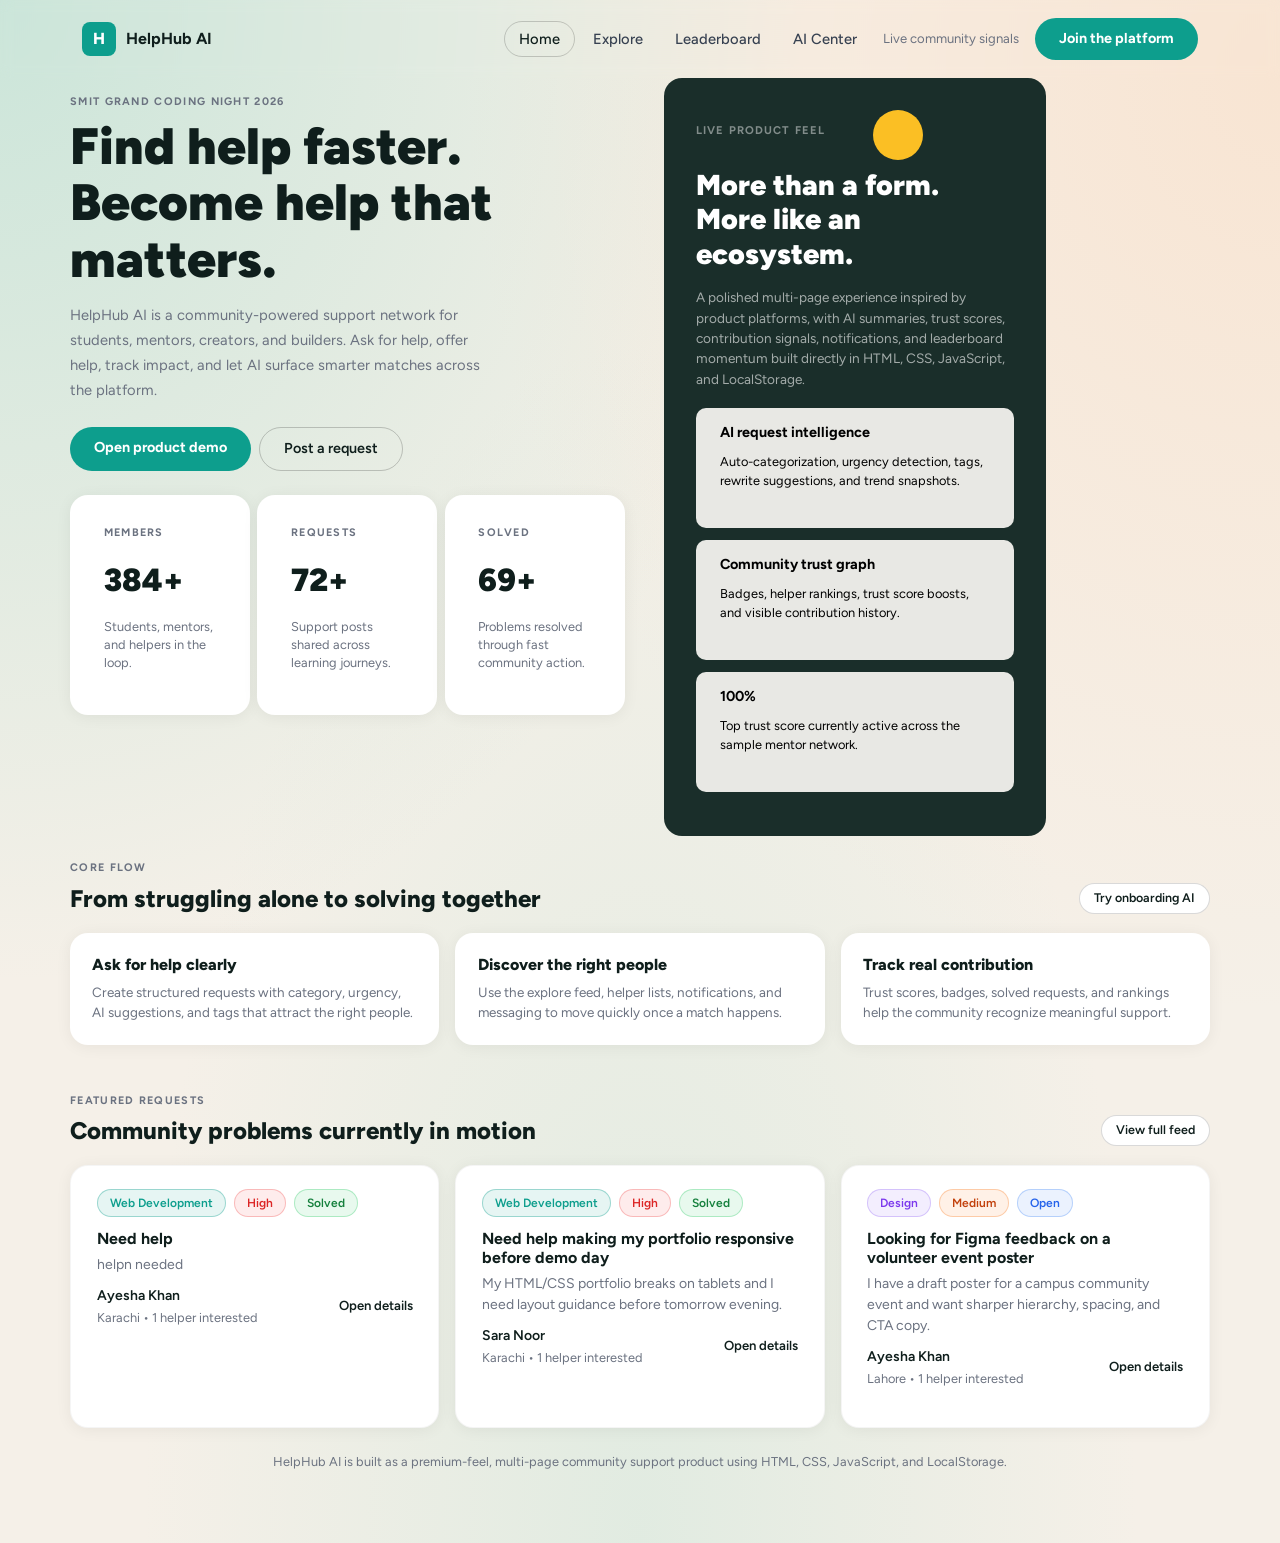
<file: index.html>
<!DOCTYPE html>
<html lang="en">
<head>
  <!-- FILE: index.html — Landing Page -->
  <meta charset="UTF-8" />
  <meta name="viewport" content="width=device-width, initial-scale=1.0" />
  <title>HelpHub AI – Find help faster.</title>
  <link rel="stylesheet" href="https://cdn.jsdelivr.net/npm/bootstrap@5.3.3/dist/css/bootstrap.min.css" />
  <link rel="stylesheet" href="css/style.css" />
</head>
<body>

  <!-- ===================== NAVBAR ===================== -->
  <nav class="hh-navbar">
    <div class="container">
      <div class="d-flex align-items-center justify-content-between">

        <!-- Logo -->
        <a href="index.html" class="navbar-brand">
          <span class="hh-logo-icon">H</span>
          HelpHub AI
        </a>

        <!-- Nav Links (collapse on mobile) -->
        <div class="d-none d-md-flex align-items-center gap-1">
          <a href="index.html"       class="nav-link">Home</a>
          <a href="explore.html"     class="nav-link">Explore</a>
          <a href="leaderboard.html" class="nav-link">Leaderboard</a>
          <a href="ai-center.html"   class="nav-link">AI Center</a>
          <span class="text-muted-sm ms-2 me-2" style="font-size:0.82rem;">Live community signals</span>
          <a href="auth.html" class="btn-teal ms-1">Join the platform</a>
        </div>

        <!-- Mobile menu button -->
        <button class="btn d-md-none" onclick="toggleMobileMenu()" style="border:none;padding:6px;">
          <span style="font-size:1.4rem;">☰</span>
        </button>
      </div>

      <!-- Mobile menu -->
      <div id="mobile-menu" class="d-none d-md-none mt-2 pb-2">
        <a href="index.html"       class="d-block py-2 text-decoration-none text-secondary">Home</a>
        <a href="explore.html"     class="d-block py-2 text-decoration-none text-secondary">Explore</a>
        <a href="leaderboard.html" class="d-block py-2 text-decoration-none text-secondary">Leaderboard</a>
        <a href="ai-center.html"   class="d-block py-2 text-decoration-none text-secondary">AI Center</a>
        <a href="auth.html" class="btn-teal d-inline-block mt-2">Join the platform</a>
      </div>
    </div>
  </nav>

  <!-- ===================== MAIN CONTENT ===================== -->
  <div class="container page-wrap">

    <!-- HERO SECTION: Two columns -->
    <div class="row g-5 mb-4">

      <!-- Left: Headline + Stats -->
      <div class="col-lg-6">
        <div class="py-3">
          <p class="section-label">SMIT GRAND CODING NIGHT 2026</p>
          <h1 style="font-size:clamp(2rem,5vw,3.2rem);font-weight:900;line-height:1.1;margin-bottom:1rem;">
            Find help faster.<br>Become help that matters.
          </h1>
          <p class="text-muted-sm" style="font-size:0.92rem;line-height:1.7;max-width:420px;margin-bottom:1.5rem;">
            HelpHub AI is a community-powered support network for students, mentors,
            creators, and builders. Ask for help, offer help, track impact, and let AI surface
            smarter matches across the platform.
          </p>
          <div class="d-flex flex-wrap gap-2 mb-4">
            <a href="auth.html" class="btn-teal">Open product demo</a>
            <a href="create-request.html" class="btn-outline-dark-custom">Post a request</a>
          </div>

          <!-- Stats row -->
          <div class="row g-3">
            <div class="col-4">
              <div class="stat-card">
                <div class="stat-label">MEMBERS</div>
                <div class="stat-number">384+</div>
                <div class="stat-desc">Students, mentors, and helpers in the loop.</div>
              </div>
            </div>
            <div class="col-4">
              <div class="stat-card">
                <div class="stat-label">REQUESTS</div>
                <div class="stat-number">72+</div>
                <div class="stat-desc">Support posts shared across learning journeys.</div>
              </div>
            </div>
            <div class="col-4">
              <div class="stat-card">
                <div class="stat-label">SOLVED</div>
                <div class="stat-number">69+</div>
                <div class="stat-desc">Problems resolved through fast community action.</div>
              </div>
            </div>
          </div>
        </div>
      </div>

      <!-- Right: Feature box (dark) -->
      <div class="col-lg-6">
        <div class="feature-box h-100">
          <div class="d-flex align-items-center gap-z mb-2">
            <div class="live-feel-badge">LIVE PRODUCT FEEL</div>
            <span class="live-dot ms-5"></span>
          </div>
          <h2>More than a form.<br>More like an ecosystem.</h2>
          <p>A polished multi-page experience inspired by product platforms, with AI summaries, trust scores, contribution signals, notifications, and leaderboard momentum built directly in HTML, CSS, JavaScript, and LocalStorage.</p>

          <div class="feature-box-item">
            <h6>AI request intelligence</h6>
            <p>Auto-categorization, urgency detection, tags, rewrite suggestions, and trend snapshots.</p>
          </div>
          <div class="feature-box-item">
            <h6>Community trust graph</h6>
            <p>Badges, helper rankings, trust score boosts, and visible contribution history.</p>
          </div>
          <div class="feature-box-item">
            <h6>100%</h6>
            <p>Top trust score currently active across the sample mentor network.</p>
          </div>
        </div>
      </div>
    </div>

    <!-- CORE FLOW SECTION -->
    <div class="mb-5">
      <div class="section-header">
        <div>
          <p class="section-label">CORE FLOW</p>
          <h2 class="section-title mb-0">From struggling alone to solving together</h2>
        </div>
        <a href="onboarding.html" class="btn-sm-outline">Try onboarding AI</a>
      </div>

      <div class="row g-3">
        <div class="col-md-4">
          <div class="flow-card">
            <h5>Ask for help clearly</h5>
            <p>Create structured requests with category, urgency, AI suggestions, and tags that attract the right people.</p>
          </div>
        </div>
        <div class="col-md-4">
          <div class="flow-card">
            <h5>Discover the right people</h5>
            <p>Use the explore feed, helper lists, notifications, and messaging to move quickly once a match happens.</p>
          </div>
        </div>
        <div class="col-md-4">
          <div class="flow-card">
            <h5>Track real contribution</h5>
            <p>Trust scores, badges, solved requests, and rankings help the community recognize meaningful support.</p>
          </div>
        </div>
      </div>
    </div>

    <!-- FEATURED REQUESTS SECTION -->
    <div class="mb-4">
      <div class="section-header">
        <div>
          <p class="section-label">FEATURED REQUESTS</p>
          <h2 class="section-title mb-0">Community problems currently in motion</h2>
        </div>
        <a href="explore.html" class="btn-sm-outline">View full feed</a>
      </div>

      <div class="row g-3" id="featured-requests">
        <!-- Filled by JS below -->
      </div>
    </div>

    <!-- Footer note -->
    <p class="text-muted-sm text-center pb-2">
      HelpHub AI is built as a premium-feel, multi-page community support product using HTML, CSS, JavaScript, and LocalStorage.
    </p>

  </div><!-- /container -->

  <!-- Scripts -->
  <script src="js/data.js"></script>
  <script src="js/app.js"></script>
  <script>
    // ── Render featured requests (first 3) ──────────────────
    const container = document.getElementById("featured-requests");
    const reqs = getRequests().slice(0, 3);

    reqs.forEach(req => {
      const col = document.createElement("div");
      col.className = "col-md-4";
      col.innerHTML = `
        <div class="request-card h-100">
          <div>${buildBadges(req)}</div>
          <h5>${req.title}</h5>
          <p>${req.description}</p>
          <div class="d-flex justify-content-between align-items-center mt-auto">
            <div>
              <div class="requester-name">${req.author}</div>
              <div class="requester-meta">${req.location} &bull; ${req.helpers} helper interested</div>
            </div>
            <a href="request-detail.html?id=${req.id}" class="open-details">Open details</a>
          </div>
        </div>
      `;
      container.appendChild(col);
    });

    // ── Mobile menu toggle ──────────────────────────────────
    function toggleMobileMenu() {
      const menu = document.getElementById("mobile-menu");
      menu.classList.toggle("d-none");
    }
  </script>
</body>
</html>
</file>
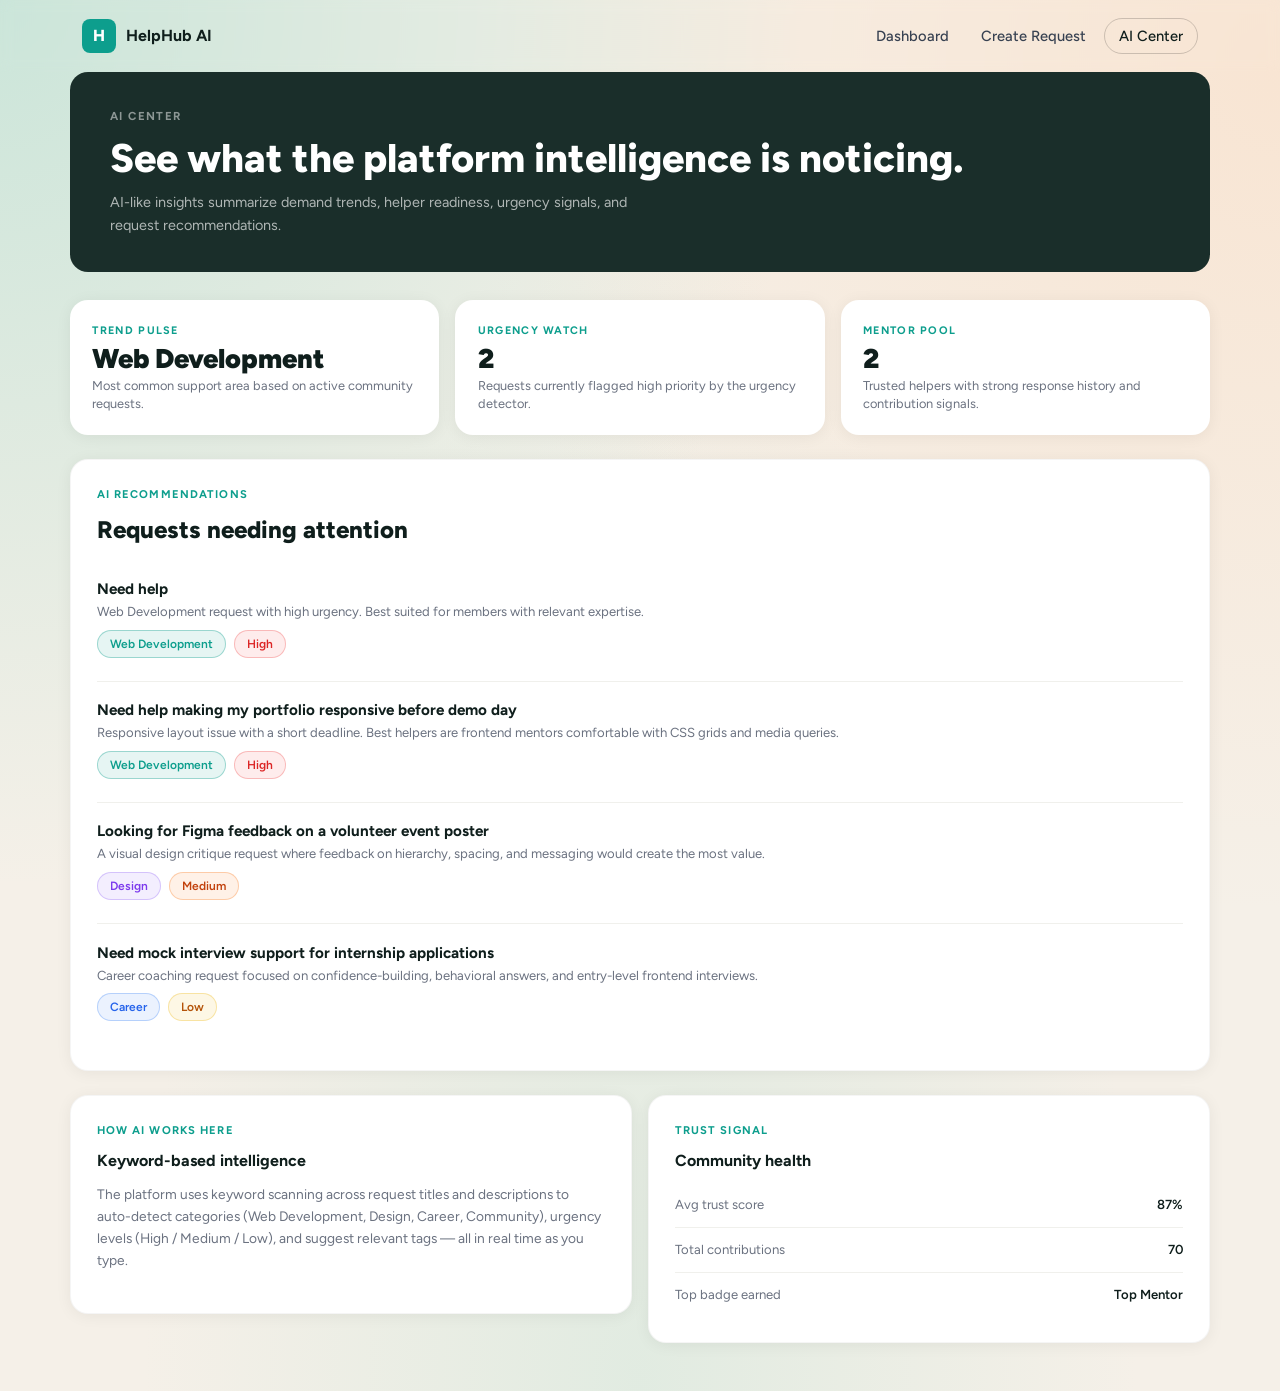
<file: ai-center.html>
<!DOCTYPE html>
<html lang="en">
<head>
  <!-- FILE: ai-center.html — AI Center Page -->
  <meta charset="UTF-8" />
  <meta name="viewport" content="width=device-width, initial-scale=1.0" />
  <title>HelpHub AI – AI Center</title>
  <link rel="stylesheet" href="https://cdn.jsdelivr.net/npm/bootstrap@5.3.3/dist/css/bootstrap.min.css" />
  <link rel="stylesheet" href="css/style.css" />
</head>
<body>

  <!-- ===================== NAVBAR ===================== -->
  <nav class="hh-navbar">
    <div class="container">
      <div class="d-flex align-items-center justify-content-between">
        <a href="index.html" class="navbar-brand">
          <span class="hh-logo-icon">H</span>
          HelpHub AI
        </a>
        <div class="d-none d-md-flex align-items-center gap-1">
          <a href="dashboard.html"      class="nav-link">Dashboard</a>
          <a href="create-request.html" class="nav-link">Create Request</a>
          <a href="ai-center.html"      class="nav-link">AI Center</a>
        </div>
      </div>
    </div>
  </nav>

  <!-- ===================== MAIN CONTENT ===================== -->
  <div class="container page-wrap">

    <!-- Hero -->
    <div class="hh-hero">
      <p class="breadcrumb-label">AI CENTER</p>
      <h1>See what the platform intelligence is noticing.</h1>
      <p>AI-like insights summarize demand trends, helper readiness, urgency signals, and request recommendations.</p>
    </div>

    <!-- Platform signal cards (trend pulse, urgency watch, mentor pool) -->
    <div class="row g-3 mb-4">
      <div class="col-md-4">
        <div class="trend-card">
          <div class="trend-label">TREND PULSE</div>
          <div class="trend-value" id="trend-cat">Web Development</div>
          <p class="trend-desc">Most common support area based on active community requests.</p>
        </div>
      </div>
      <div class="col-md-4">
        <div class="trend-card">
          <div class="trend-label">URGENCY WATCH</div>
          <div class="trend-value" id="trend-urgent">0</div>
          <p class="trend-desc">Requests currently flagged high priority by the urgency detector.</p>
        </div>
      </div>
      <div class="col-md-4">
        <div class="trend-card">
          <div class="trend-label">MENTOR POOL</div>
          <div class="trend-value" id="trend-mentors">2</div>
          <p class="trend-desc">Trusted helpers with strong response history and contribution signals.</p>
        </div>
      </div>
    </div>

    <!-- AI Recommendations -->
    <div class="hh-card">
      <p class="hh-card-title">AI RECOMMENDATIONS</p>
      <h2>Requests needing attention</h2>

      <div id="ai-recs-list">
        <!-- Filled by JS -->
      </div>
    </div>

    <!-- AI Feature explanations -->
    <div class="row g-3 mt-2">
      <div class="col-md-6">
        <div class="hh-card">
          <p class="hh-card-title">HOW AI WORKS HERE</p>
          <h3 style="font-size:1rem;margin-bottom:0.8rem;">Keyword-based intelligence</h3>
          <p style="font-size:0.86rem;color:var(--text-muted);line-height:1.6;">
            The platform uses keyword scanning across request titles and descriptions to
            auto-detect categories (Web Development, Design, Career, Community), urgency levels
            (High / Medium / Low), and suggest relevant tags — all in real time as you type.
          </p>
        </div>
      </div>
      <div class="col-md-6">
        <div class="hh-card">
          <p class="hh-card-title">TRUST SIGNAL</p>
          <h3 style="font-size:1rem;margin-bottom:0.8rem;">Community health</h3>
          <div class="ai-row">
            <span class="ai-row-label">Avg trust score</span>
            <span class="ai-row-value" id="avg-trust">–</span>
          </div>
          <div class="ai-row">
            <span class="ai-row-label">Total contributions</span>
            <span class="ai-row-value" id="total-contrib">–</span>
          </div>
          <div class="ai-row">
            <span class="ai-row-label">Top badge earned</span>
            <span class="ai-row-value">Top Mentor</span>
          </div>
        </div>
      </div>
    </div>

  </div><!-- /container -->

  <!-- Scripts -->
  <script src="js/data.js"></script>
  <script src="js/app.js"></script>
  <script>
    window.addEventListener("DOMContentLoaded", function () {
      const requests = getRequests();

      // ── Trend calculations ─────────────────────────────
      const catCount = {};
      let urgentCount = 0;
      requests.forEach(r => {
        catCount[r.category] = (catCount[r.category] || 0) + 1;
        if (r.urgency === "High") urgentCount++;
      });

      const topCat = Object.entries(catCount).sort((a,b) => b[1]-a[1])[0];
      if (topCat) document.getElementById("trend-cat").textContent = topCat[0];
      document.getElementById("trend-urgent").textContent = urgentCount;

      // Mentor pool = users with trust >= 85
      const topMentors = DEFAULT_USERS.filter(u => u.trustScore >= 85).length;
      document.getElementById("trend-mentors").textContent = topMentors;

      // Trust community stats
      const avgTrust = Math.round(DEFAULT_USERS.reduce((s, u) => s + u.trustScore, 0) / DEFAULT_USERS.length);
      const totalContrib = DEFAULT_USERS.reduce((s, u) => s + u.contributions, 0);
      document.getElementById("avg-trust").textContent  = avgTrust + "%";
      document.getElementById("total-contrib").textContent = totalContrib;

      // ── AI Recommendation items ────────────────────────
      const recsList = document.getElementById("ai-recs-list");

      // Build AI summaries for requests
      const summaries = {
        "r1": "Web Development request with high urgency. Best suited for members with relevant expertise.",
        "r2": "Responsive layout issue with a short deadline. Best helpers are frontend mentors comfortable with CSS grids and media queries.",
        "r3": "A visual design critique request where feedback on hierarchy, spacing, and messaging would create the most value.",
        "r4": "Career coaching request focused on confidence-building, behavioral answers, and entry-level frontend interviews."
      };

      requests.forEach(req => {
        const summary = summaries[req.id] ||
          `${req.category} request. Best suited for members with ${req.tags.join(", ") || req.category} expertise.`;

        const div = document.createElement("div");
        div.className = "ai-rec-item";
        div.innerHTML = `
          <h6>${req.title}</h6>
          <p>${summary}</p>
          <div>
            <span class="badge-pill ${getCategoryClass(req.category)}">${req.category}</span>
            <span class="badge-pill ${getUrgencyClass(req.urgency)}">${req.urgency}</span>
          </div>
        `;
        recsList.appendChild(div);
      });
    });
  </script>
</body>
</html>
</file>
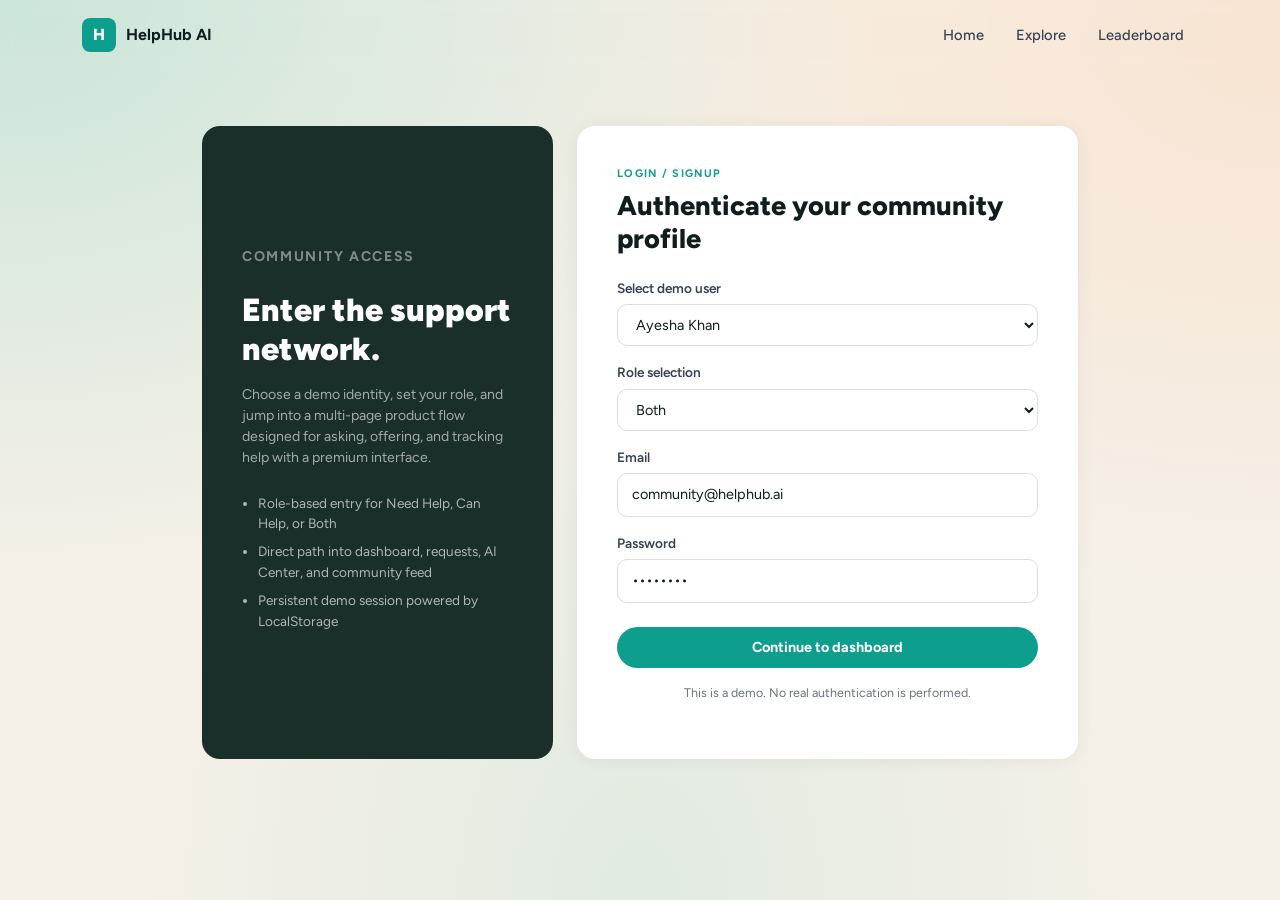
<file: auth.html>
<!DOCTYPE html>
<html lang="en">
<head>
  <!-- FILE: auth.html — Authentication / Login Page -->
  <meta charset="UTF-8" />
  <meta name="viewport" content="width=device-width, initial-scale=1.0" />
  <title>HelpHub AI – Enter the Support Network</title>
  <link rel="stylesheet" href="https://cdn.jsdelivr.net/npm/bootstrap@5.3.3/dist/css/bootstrap.min.css" />
  <link rel="stylesheet" href="css/style.css" />
</head>
<body>

  <!-- ===================== NAVBAR ===================== -->
  <nav class="hh-navbar">
    <div class="container">
      <div class="d-flex align-items-center justify-content-between">
        <a href="index.html" class="navbar-brand">
          <span class="hh-logo-icon">H</span>
          HelpHub AI
        </a>
        <div class="d-none d-md-flex align-items-center gap-1">
          <a href="index.html"       class="nav-link">Home</a>
          <a href="explore.html"     class="nav-link">Explore</a>
          <a href="leaderboard.html" class="nav-link">Leaderboard</a>
        </div>
      </div>
    </div>
  </nav>

  <!-- ===================== MAIN CONTENT ===================== -->
  <div class="container page-wrap">
    <div class="row g-4 align-items-stretch" style="max-width:900px;margin:2rem auto;">

      <!-- Left: Community Access panel -->
      <div class="col-md-5">
        <div class="auth-left h-100">
          <p class="section-label" style="color:rgba(255,255,255,0.45);">COMMUNITY ACCESS</p>
          <h2>Enter the support network.</h2>
          <p>Choose a demo identity, set your role, and jump into a multi-page product flow designed for asking, offering, and tracking help with a premium interface.</p>
          <ul>
            <li>Role-based entry for Need Help, Can Help, or Both</li>
            <li>Direct path into dashboard, requests, AI Center, and community feed</li>
            <li>Persistent demo session powered by LocalStorage</li>
          </ul>
        </div>
      </div>

      <!-- Right: Login form -->
      <div class="col-md-7">
        <div class="auth-right h-100">
          <p class="section-label text-accent">LOGIN / SIGNUP</p>
          <h2>Authenticate your community profile</h2>

          <!-- Select demo user -->
          <div class="mb-3">
            <label class="hh-label">Select demo user</label>
            <select class="hh-form-control" id="demo-user">
              <option value="u1">Ayesha Khan</option>
              <option value="u2">Hassan Ali</option>
              <option value="u3">Sara Noor</option>
            </select>
          </div>

          <!-- Role selection -->
          <div class="mb-3">
            <label class="hh-label">Role selection</label>
            <select class="hh-form-control" id="role-select">
              <option value="Both">Both</option>
              <option value="Need Help">Need Help</option>
              <option value="Can Help">Can Help</option>
            </select>
          </div>

          <!-- Email -->
          <div class="mb-3">
            <label class="hh-label">Email</label>
            <input type="email" class="hh-form-control" id="email-input"
                   placeholder="community@helphub.ai" value="community@helphub.ai" />
          </div>

          <!-- Password -->
          <div class="mb-4">
            <label class="hh-label">Password</label>
            <input type="password" class="hh-form-control" id="password-input"
                   placeholder="••••••••" value="password" />
          </div>

          <!-- Submit -->
          <button class="btn-teal btn-teal-wide" onclick="handleLogin()">
            Continue to dashboard
          </button>

          <p class="text-muted-sm text-center mt-3" style="font-size:0.78rem;">
            This is a demo. No real authentication is performed.
          </p>
        </div>
      </div>

    </div>
  </div><!-- /container -->

  <!-- Scripts -->
  <script src="js/data.js"></script>
  <script src="js/app.js"></script>
  <script>
    // ── Handle login: save user to LocalStorage, go to dashboard ──
    function handleLogin() {
      const userId   = document.getElementById("demo-user").value;
      const role     = document.getElementById("role-select").value;

      // Find the matching user from our default users list
      const user = DEFAULT_USERS.find(u => u.id === userId);
      if (user) {
        user.role = role; // override role with selection
        saveLoggedInUser(user);
        window.location.href = "dashboard.html";
      }
    }
  </script>
</body>
</html>
</file>
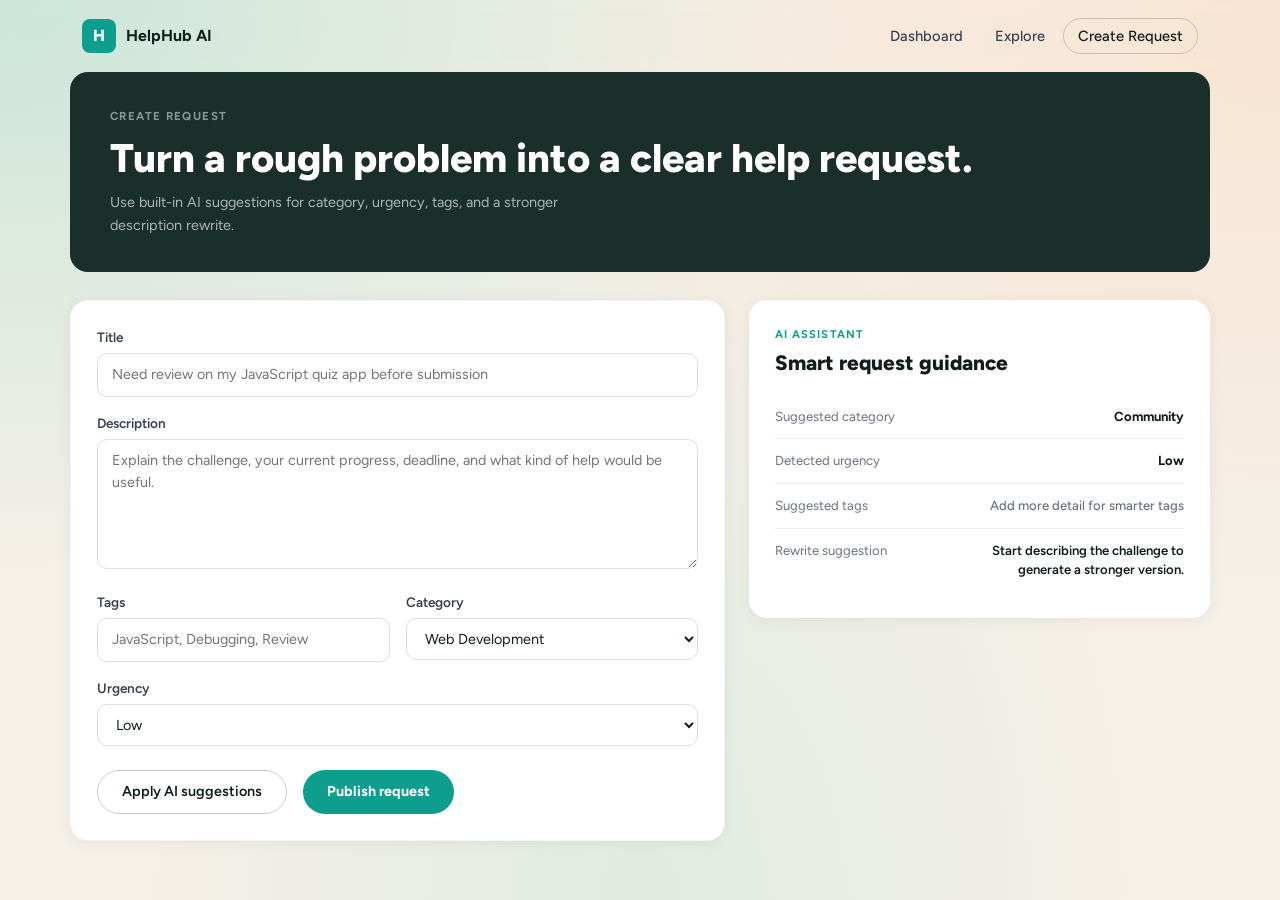
<file: create-request.html>
<!DOCTYPE html>
<html lang="en">
<head>
  <!-- FILE: create-request.html — Create Request Page -->
  <meta charset="UTF-8" />
  <meta name="viewport" content="width=device-width, initial-scale=1.0" />
  <title>HelpHub AI – Create Request</title>
  <link rel="stylesheet" href="https://cdn.jsdelivr.net/npm/bootstrap@5.3.3/dist/css/bootstrap.min.css" />
  <link rel="stylesheet" href="css/style.css" />
</head>
<body>

  <!-- ===================== NAVBAR ===================== -->
  <nav class="hh-navbar">
    <div class="container">
      <div class="d-flex align-items-center justify-content-between">
        <a href="index.html" class="navbar-brand">
          <span class="hh-logo-icon">H</span>
          HelpHub AI
        </a>
        <div class="d-none d-md-flex align-items-center gap-1">
          <a href="dashboard.html"      class="nav-link">Dashboard</a>
          <a href="explore.html"        class="nav-link">Explore</a>
          <a href="create-request.html" class="nav-link">Create Request</a>
        </div>
      </div>
    </div>
  </nav>

  <!-- ===================== MAIN CONTENT ===================== -->
  <div class="container page-wrap">

    <!-- Hero -->
    <div class="hh-hero">
      <p class="breadcrumb-label">CREATE REQUEST</p>
      <h1>Turn a rough problem into a clear help request.</h1>
      <p>Use built-in AI suggestions for category, urgency, tags, and a stronger description rewrite.</p>
    </div>

    <div class="row g-4">

      <!-- Left: Create Request Form -->
      <div class="col-lg-7">
        <div class="hh-card">

          <!-- Title -->
          <div class="mb-3">
            <label class="hh-label">Title</label>
            <input type="text" class="hh-form-control" id="req-title"
                   placeholder="Need review on my JavaScript quiz app before submission"
                   oninput="runAI()" />
          </div>

          <!-- Description -->
          <div class="mb-3">
            <label class="hh-label">Description</label>
            <textarea class="hh-form-control" id="req-desc" rows="5"
                      placeholder="Explain the challenge, your current progress, deadline, and what kind of help would be useful."
                      oninput="runAI()"
                      style="resize:vertical;"></textarea>
          </div>

          <!-- Tags & Category row -->
          <div class="row g-3 mb-3">
            <div class="col-md-6">
              <label class="hh-label">Tags</label>
              <input type="text" class="hh-form-control" id="req-tags"
                     placeholder="JavaScript, Debugging, Review" />
            </div>
            <div class="col-md-6">
              <label class="hh-label">Category</label>
              <select class="hh-form-control" id="req-category">
                <option value="Web Development">Web Development</option>
                <option value="Design">Design</option>
                <option value="Career">Career</option>
                <option value="Community">Community</option>
              </select>
            </div>
          </div>

          <!-- Urgency -->
          <div class="mb-4">
            <label class="hh-label">Urgency</label>
            <select class="hh-form-control" id="req-urgency">
              <option value="Low">Low</option>
              <option value="Medium">Medium</option>
              <option value="High">High</option>
            </select>
          </div>

          <!-- Action buttons -->
          <div class="d-flex gap-3 flex-wrap">
            <button class="btn-outline-dark-custom" onclick="applyAISuggestions()">
              Apply AI suggestions
            </button>
            <button class="btn-teal" onclick="publishRequest()">
              Publish request
            </button>
          </div>

          <!-- Success message (hidden by default) -->
          <div id="success-msg" class="d-none mt-3"
               style="background:#f0fdf4;border:1px solid #bbf7d0;border-radius:10px;padding:12px 16px;font-size:0.88rem;color:#15803d;">
            ✅ Your request has been published to the community feed!
            <a href="explore.html" class="ms-2" style="color:var(--accent);font-weight:600;">View in feed →</a>
          </div>

        </div>
      </div>

      <!-- Right: AI Assistant panel -->
      <div class="col-lg-5">
        <div class="ai-panel">
          <p class="ai-panel-label">AI ASSISTANT</p>
          <h3>Smart request guidance</h3>

          <div class="ai-row">
            <span class="ai-row-label">Suggested category</span>
            <span class="ai-row-value fw-700" id="ai-cat">Community</span>
          </div>
          <div class="ai-row">
            <span class="ai-row-label">Detected urgency</span>
            <span class="ai-row-value fw-700" id="ai-urg">Low</span>
          </div>
          <div class="ai-row">
            <span class="ai-row-label">Suggested tags</span>
            <span class="ai-row-value" id="ai-tags" style="font-weight:500;color:var(--text-muted);">
              Add more detail for smarter tags
            </span>
          </div>
          <div class="ai-row">
            <span class="ai-row-label">Rewrite suggestion</span>
            <span class="ai-row-value" id="ai-rewrite" style="font-weight:600;max-width:200px;text-align:right;">
              Start describing the challenge to generate a stronger version.
            </span>
          </div>
        </div>
      </div>

    </div>
  </div><!-- /container -->

  <!-- Scripts -->
  <script src="js/data.js"></script>
  <script src="js/app.js"></script>
  <script>
    // ── AI panel updater (runs every keystroke) ─────────────
    function runAI() {
      const title = document.getElementById("req-title").value;
      const desc  = document.getElementById("req-desc").value;
      const combined = title + " " + desc;

      const cat     = detectCategory(combined);
      const urg     = detectUrgency(combined);
      const tags    = suggestTags(combined);
      const rewrite = rewriteSuggestion(title, desc);

      document.getElementById("ai-cat").textContent     = cat;
      document.getElementById("ai-urg").textContent     = urg;
      document.getElementById("ai-tags").textContent    = tags.length ? tags.join(", ") : "Add more detail for smarter tags";
      document.getElementById("ai-rewrite").textContent = rewrite;
    }

    // ── Apply AI suggestions to the form fields ─────────────
    function applyAISuggestions() {
      const title = document.getElementById("req-title").value;
      const desc  = document.getElementById("req-desc").value;
      const combined = title + " " + desc;

      const cat  = detectCategory(combined);
      const urg  = detectUrgency(combined);
      const tags = suggestTags(combined);

      // Apply to form
      document.getElementById("req-category").value = cat;
      document.getElementById("req-urgency").value  = urg;
      if (tags.length) {
        document.getElementById("req-tags").value = tags.join(", ");
      }
    }

    // ── Publish the request to LocalStorage ─────────────────
    function publishRequest() {
      const title = document.getElementById("req-title").value.trim();
      const desc  = document.getElementById("req-desc").value.trim();

      if (!title) { alert("Please enter a title for your request."); return; }
      if (!desc)  { alert("Please add a description."); return; }

      const tagsRaw = document.getElementById("req-tags").value;
      const tags = tagsRaw.split(",").map(t => t.trim()).filter(Boolean);

      const user = getLoggedInUser();
      const newReq = {
        id:       "r" + Date.now(),
        title:    title,
        description: desc,
        category: document.getElementById("req-category").value,
        urgency:  document.getElementById("req-urgency").value,
        status:   "Open",
        tags:     tags,
        author:   user ? user.name : "Anonymous",
        location: user ? (user.location || "Remote") : "Remote",
        helpers:  0,
        helpersList: []
      };

      addRequest(newReq);

      // Clear form
      document.getElementById("req-title").value = "";
      document.getElementById("req-desc").value  = "";
      document.getElementById("req-tags").value  = "";

      // Show success message
      document.getElementById("success-msg").classList.remove("d-none");
    }
  </script>
</body>
</html>
</file>
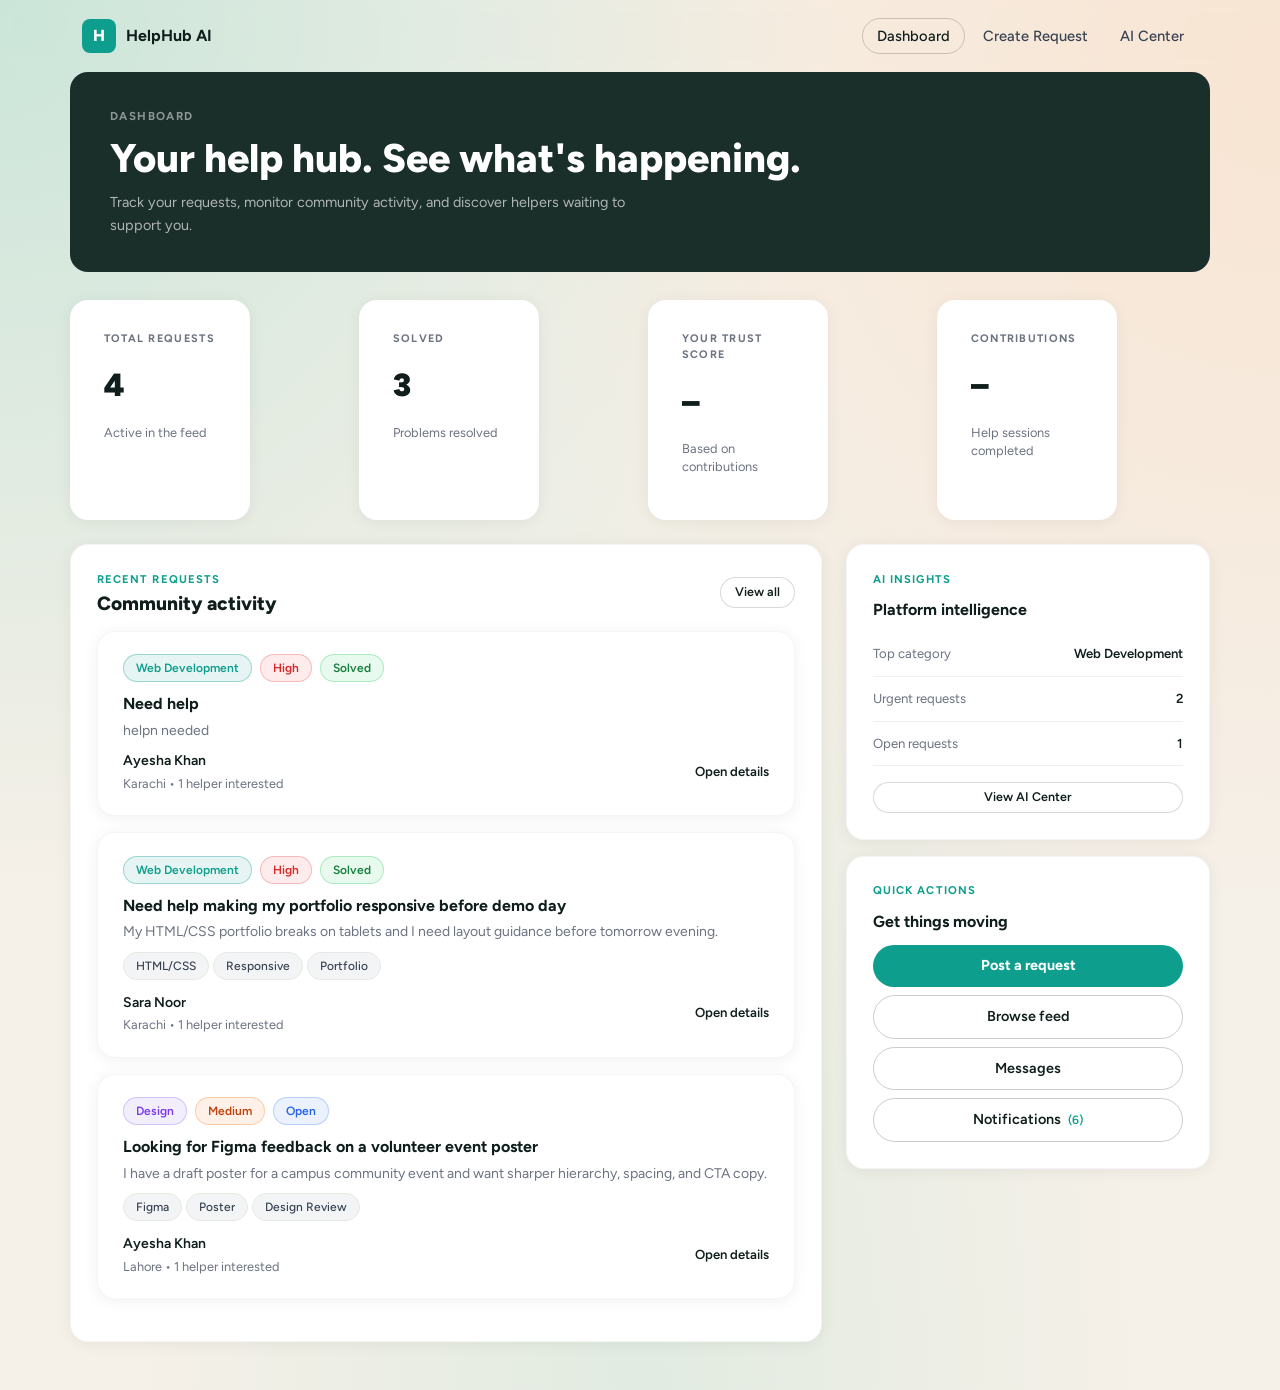
<file: dashboard.html>
<!DOCTYPE html>
<html lang="en">
<head>
  <!-- FILE: dashboard.html — Dashboard Page -->
  <meta charset="UTF-8" />
  <meta name="viewport" content="width=device-width, initial-scale=1.0" />
  <title>HelpHub AI – Dashboard</title>
  <link rel="stylesheet" href="https://cdn.jsdelivr.net/npm/bootstrap@5.3.3/dist/css/bootstrap.min.css" />
  <link rel="stylesheet" href="css/style.css" />
</head>
<body>

  <!-- ===================== NAVBAR ===================== -->
  <nav class="hh-navbar">
    <div class="container">
      <div class="d-flex align-items-center justify-content-between">
        <a href="index.html" class="navbar-brand">
          <span class="hh-logo-icon">H</span>
          HelpHub AI
        </a>
        <div class="d-none d-md-flex align-items-center gap-1">
          <a href="dashboard.html"      class="nav-link">Dashboard</a>
          <a href="create-request.html" class="nav-link">Create Request</a>
          <a href="ai-center.html"      class="nav-link">AI Center</a>
        </div>
      </div>
    </div>
  </nav>

  <!-- ===================== MAIN CONTENT ===================== -->
  <div class="container page-wrap">

    <!-- Hero -->
    <div class="hh-hero">
      <p class="breadcrumb-label">DASHBOARD</p>
      <h1 id="dash-greeting">Your help hub. See what's happening.</h1>
      <p>Track your requests, monitor community activity, and discover helpers waiting to support you.</p>
    </div>

    <!-- Stats row -->
    <div class="row g-3 mb-4">
      <div class="col-6 col-md-3">
        <div class="stat-card">
          <div class="stat-label">TOTAL REQUESTS</div>
          <div class="stat-number" id="stat-total">0</div>
          <div class="stat-desc">Active in the feed</div>
        </div>
      </div>
      <div class="col-6 col-md-3">
        <div class="stat-card">
          <div class="stat-label">SOLVED</div>
          <div class="stat-number" id="stat-solved">0</div>
          <div class="stat-desc">Problems resolved</div>
        </div>
      </div>
      <div class="col-6 col-md-3">
        <div class="stat-card">
          <div class="stat-label">YOUR TRUST SCORE</div>
          <div class="stat-number text-accent" id="stat-trust">–</div>
          <div class="stat-desc">Based on contributions</div>
        </div>
      </div>
      <div class="col-6 col-md-3">
        <div class="stat-card">
          <div class="stat-label">CONTRIBUTIONS</div>
          <div class="stat-number" id="stat-contrib">–</div>
          <div class="stat-desc">Help sessions completed</div>
        </div>
      </div>
    </div>

    <div class="row g-4">

      <!-- Left: Recent requests -->
      <div class="col-lg-8">
        <div class="hh-card">
          <div class="d-flex justify-content-between align-items-center mb-3">
            <div>
              <p class="hh-card-title mb-1">RECENT REQUESTS</p>
              <h2 style="font-size:1.2rem;margin:0;">Community activity</h2>
            </div>
            <a href="explore.html" class="btn-sm-outline">View all</a>
          </div>

          <div id="recent-requests">
            <!-- Filled by JS -->
          </div>
        </div>
      </div>

      <!-- Right: AI Insights + Quick Actions -->
      <div class="col-lg-4">

        <!-- AI Insights card -->
        <div class="hh-card mb-3">
          <p class="hh-card-title">AI INSIGHTS</p>
          <h3 style="font-size:1rem;margin-bottom:0.8rem;">Platform intelligence</h3>

          <div class="ai-row">
            <span class="ai-row-label">Top category</span>
            <span class="ai-row-value" id="ai-top-cat">Web Development</span>
          </div>
          <div class="ai-row">
            <span class="ai-row-label">Urgent requests</span>
            <span class="ai-row-value" id="ai-urgent">2</span>
          </div>
          <div class="ai-row">
            <span class="ai-row-label">Open requests</span>
            <span class="ai-row-value" id="ai-open">0</span>
          </div>

          <div class="mt-3">
            <a href="ai-center.html" class="btn-sm-outline w-100 text-center">View AI Center</a>
          </div>
        </div>

        <!-- Quick Actions card -->
        <div class="hh-card">
          <p class="hh-card-title">QUICK ACTIONS</p>
          <h3 style="font-size:1rem;margin-bottom:0.9rem;">Get things moving</h3>

          <div class="d-flex flex-column gap-2">
            <a href="create-request.html" class="btn-teal text-center">Post a request</a>
            <a href="explore.html"        class="btn-outline-dark-custom text-center">Browse feed</a>
            <a href="messages.html"       class="btn-outline-dark-custom text-center">Messages</a>
            <a href="notifications.html"  class="btn-outline-dark-custom text-center">
              Notifications
              <span id="notif-badge" class="ms-1 text-accent" style="font-size:0.75rem;"></span>
            </a>
          </div>
        </div>

      </div>
    </div>

  </div><!-- /container -->

  <!-- Scripts -->
  <script src="js/data.js"></script>
  <script src="js/app.js"></script>
  <script>
    // ── On page load ────────────────────────────────────────
    window.addEventListener("DOMContentLoaded", function () {
      const user = getLoggedInUser();
      const requests = getRequests();

      // Personalise greeting
      if (user) {
        document.getElementById("dash-greeting").textContent =
          `Welcome back, ${user.name.split(" ")[0]}. See what's happening.`;
        document.getElementById("stat-trust").textContent  = user.trustScore + "%";
        document.getElementById("stat-contrib").textContent = user.contributions;
      }

      // Fill stats
      const solved = requests.filter(r => r.status === "Solved").length;
      const open   = requests.filter(r => r.status === "Open").length;
      document.getElementById("stat-total").textContent  = requests.length;
      document.getElementById("stat-solved").textContent = solved;
      document.getElementById("ai-open").textContent     = open;

      // Top category by count
      const catCount = {};
      requests.forEach(r => { catCount[r.category] = (catCount[r.category] || 0) + 1; });
      const topCat = Object.entries(catCount).sort((a,b) => b[1]-a[1])[0];
      if (topCat) document.getElementById("ai-top-cat").textContent = topCat[0];

      // Urgent count
      const urgentCount = requests.filter(r => r.urgency === "High").length;
      document.getElementById("ai-urgent").textContent = urgentCount;

      // Notification badge
      const unread = getUnreadCount();
      if (unread > 0) {
        document.getElementById("notif-badge").textContent = `(${unread})`;
      }

      // Recent requests (last 3)
      const container = document.getElementById("recent-requests");
      requests.slice(0, 3).forEach(req => {
        const div = document.createElement("div");
        div.innerHTML = buildRequestCard(req);
        container.appendChild(div);
      });
    });
  </script>
</body>
</html>
</file>
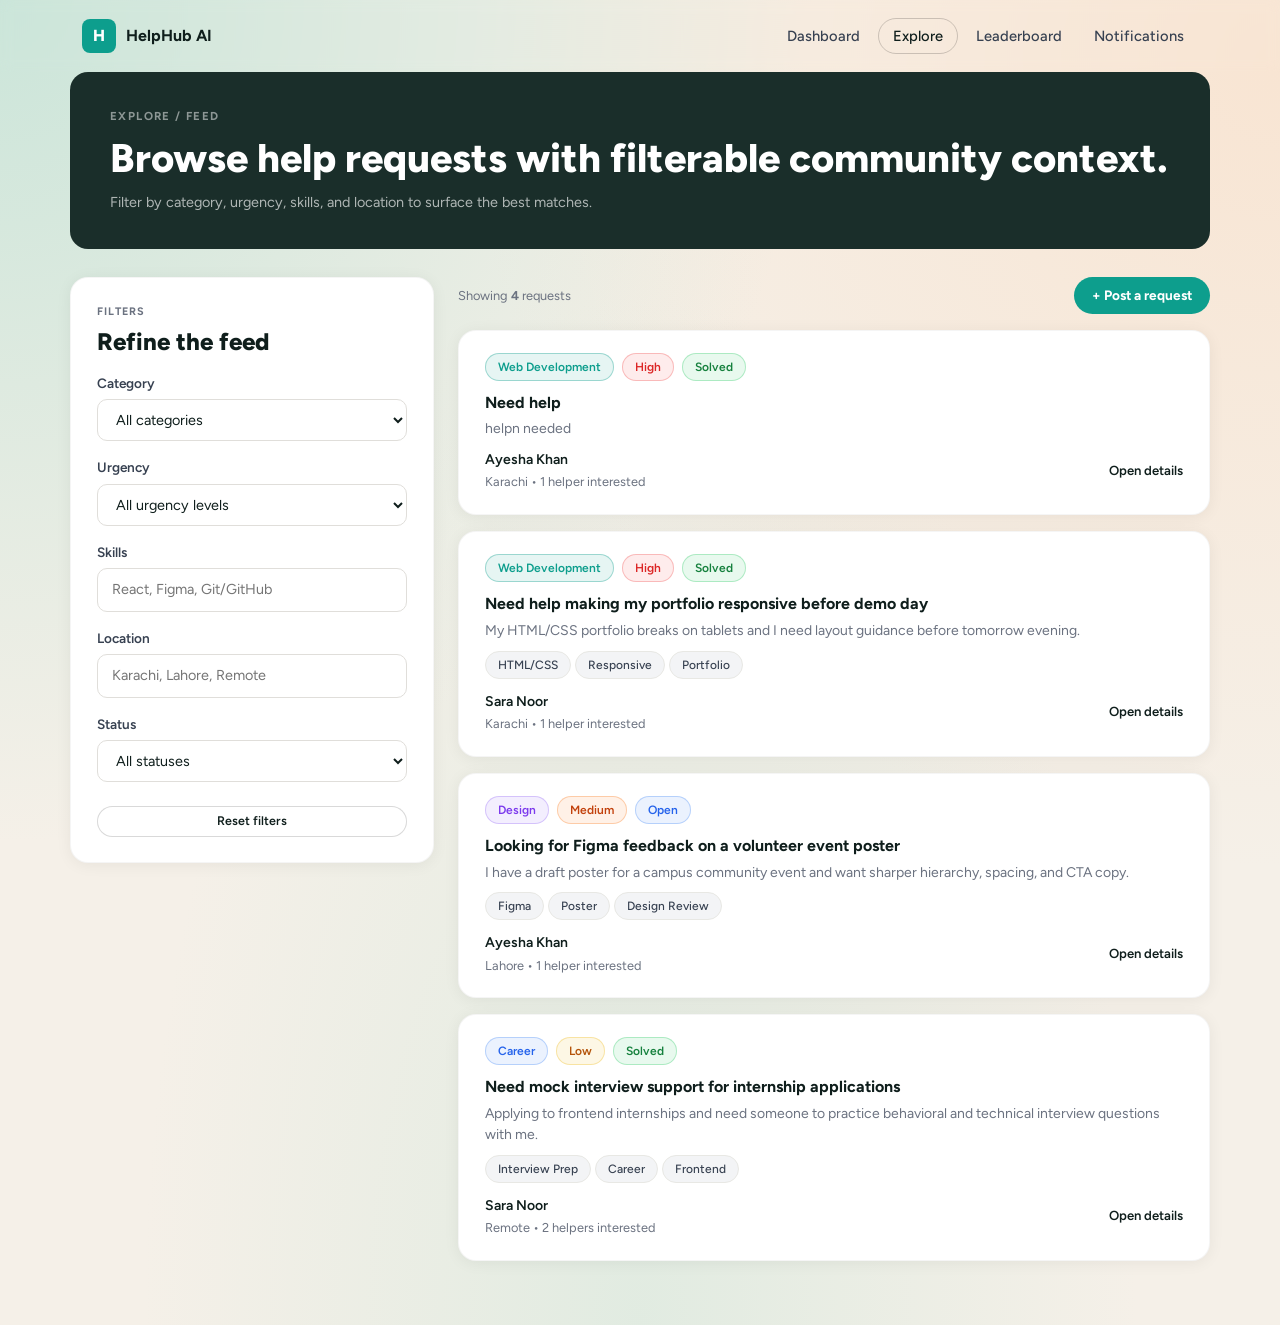
<file: explore.html>
<!DOCTYPE html>
<html lang="en">
<head>
  <!-- FILE: explore.html — Explore / Feed Page -->
  <meta charset="UTF-8" />
  <meta name="viewport" content="width=device-width, initial-scale=1.0" />
  <title>HelpHub AI – Explore</title>
  <link rel="stylesheet" href="https://cdn.jsdelivr.net/npm/bootstrap@5.3.3/dist/css/bootstrap.min.css" />
  <link rel="stylesheet" href="css/style.css" />
</head>
<body>

  <!-- ===================== NAVBAR ===================== -->
  <nav class="hh-navbar">
    <div class="container">
      <div class="d-flex align-items-center justify-content-between">
        <a href="index.html" class="navbar-brand">
          <span class="hh-logo-icon">H</span>
          HelpHub AI
        </a>
        <div class="d-none d-md-flex align-items-center gap-1">
          <a href="dashboard.html"     class="nav-link">Dashboard</a>
          <a href="explore.html"       class="nav-link">Explore</a>
          <a href="leaderboard.html"   class="nav-link">Leaderboard</a>
          <a href="notifications.html" class="nav-link">Notifications</a>
        </div>
      </div>
    </div>
  </nav>

  <!-- ===================== MAIN CONTENT ===================== -->
  <div class="container page-wrap">

    <!-- Hero -->
    <div class="hh-hero">
      <p class="breadcrumb-label">EXPLORE / FEED</p>
      <h1>Browse help requests with filterable community context.</h1>
      <p>Filter by category, urgency, skills, and location to surface the best matches.</p>
    </div>

    <div class="row g-4">

      <!-- Left: Filters sidebar -->
      <div class="col-lg-4 col-md-5">
        <div class="hh-card">
          <p class="section-label">FILTERS</p>
          <h2>Refine the feed</h2>

          <!-- Category filter -->
          <div class="mb-3">
            <label class="hh-label">Category</label>
            <select class="hh-form-control" id="filter-category" onchange="applyFilters()">
              <option value="">All categories</option>
              <option value="Web Development">Web Development</option>
              <option value="Design">Design</option>
              <option value="Career">Career</option>
              <option value="Community">Community</option>
            </select>
          </div>

          <!-- Urgency filter -->
          <div class="mb-3">
            <label class="hh-label">Urgency</label>
            <select class="hh-form-control" id="filter-urgency" onchange="applyFilters()">
              <option value="">All urgency levels</option>
              <option value="High">High</option>
              <option value="Medium">Medium</option>
              <option value="Low">Low</option>
            </select>
          </div>

          <!-- Skills filter (text search) -->
          <div class="mb-3">
            <label class="hh-label">Skills</label>
            <input type="text" class="hh-form-control" id="filter-skills"
                   placeholder="React, Figma, Git/GitHub"
                   oninput="applyFilters()" />
          </div>

          <!-- Location filter -->
          <div class="mb-3">
            <label class="hh-label">Location</label>
            <input type="text" class="hh-form-control" id="filter-location"
                   placeholder="Karachi, Lahore, Remote"
                   oninput="applyFilters()" />
          </div>

          <!-- Status filter -->
          <div class="mb-3">
            <label class="hh-label">Status</label>
            <select class="hh-form-control" id="filter-status" onchange="applyFilters()">
              <option value="">All statuses</option>
              <option value="Open">Open</option>
              <option value="Solved">Solved</option>
            </select>
          </div>

          <!-- Reset filters -->
          <button class="btn-sm-outline w-100 mt-2" onclick="resetFilters()">Reset filters</button>
        </div>
      </div>

      <!-- Right: Request feed -->
      <div class="col-lg-8 col-md-7">
        <div class="d-flex justify-content-between align-items-center mb-3">
          <p class="text-muted-sm mb-0">Showing <strong id="result-count">0</strong> requests</p>
          <a href="create-request.html" class="btn-teal" style="padding:8px 18px;font-size:0.85rem;">
            + Post a request
          </a>
        </div>

        <!-- Feed list -->
        <div id="feed-list">
          <!-- Filled by JS -->
        </div>

        <!-- Empty state -->
        <div id="empty-state" class="d-none text-center py-5">
          <p style="font-size:2rem;">🔍</p>
          <p class="text-muted-sm">No requests match your filters. Try adjusting them.</p>
        </div>
      </div>

    </div>
  </div><!-- /container -->

  <!-- Scripts -->
  <script src="js/data.js"></script>
  <script src="js/app.js"></script>
  <script>
    // ── Render the requests feed with optional filtering ────
    function applyFilters() {
      const catFilter  = document.getElementById("filter-category").value;
      const urgFilter  = document.getElementById("filter-urgency").value;
      const skillText  = document.getElementById("filter-skills").value.toLowerCase();
      const locText    = document.getElementById("filter-location").value.toLowerCase();
      const statFilter = document.getElementById("filter-status").value;

      let requests = getRequests();

      // Apply each filter if set
      if (catFilter)  requests = requests.filter(r => r.category === catFilter);
      if (urgFilter)  requests = requests.filter(r => r.urgency  === urgFilter);
      if (statFilter) requests = requests.filter(r => r.status   === statFilter);

      if (skillText) {
        requests = requests.filter(r =>
          r.tags.some(t => t.toLowerCase().includes(skillText)) ||
          r.title.toLowerCase().includes(skillText) ||
          r.description.toLowerCase().includes(skillText)
        );
      }

      if (locText) {
        requests = requests.filter(r =>
          r.location.toLowerCase().includes(locText)
        );
      }

      renderFeed(requests);
    }

    function renderFeed(requests) {
      const list  = document.getElementById("feed-list");
      const empty = document.getElementById("empty-state");
      const count = document.getElementById("result-count");

      list.innerHTML = "";
      count.textContent = requests.length;

      if (requests.length === 0) {
        empty.classList.remove("d-none");
        return;
      }

      empty.classList.add("d-none");
      requests.forEach(req => {
        const div = document.createElement("div");
        div.innerHTML = buildRequestCard(req);
        list.appendChild(div);
      });
    }

    function resetFilters() {
      document.getElementById("filter-category").value = "";
      document.getElementById("filter-urgency").value  = "";
      document.getElementById("filter-skills").value   = "";
      document.getElementById("filter-location").value = "";
      document.getElementById("filter-status").value   = "";
      applyFilters();
    }

    // ── On page load, render all requests ──────────────────
    window.addEventListener("DOMContentLoaded", function () {
      applyFilters();
    });
  </script>
</body>
</html>
</file>
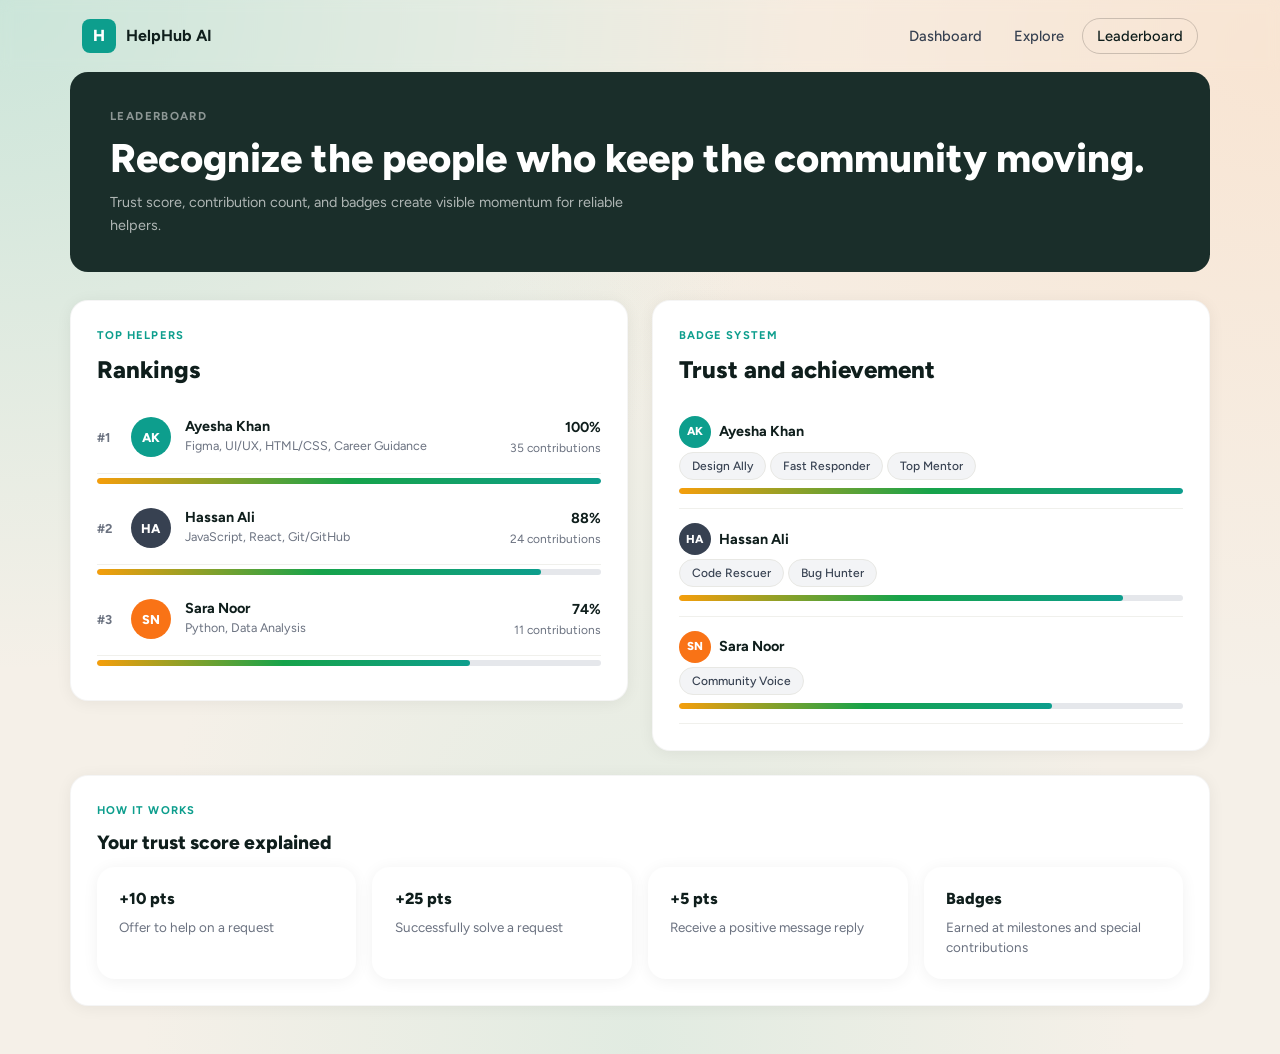
<file: leaderboard.html>
<!DOCTYPE html>
<html lang="en">
<head>
  <!-- FILE: leaderboard.html — Leaderboard Page -->
  <meta charset="UTF-8" />
  <meta name="viewport" content="width=device-width, initial-scale=1.0" />
  <title>HelpHub AI – Leaderboard</title>
  <link rel="stylesheet" href="https://cdn.jsdelivr.net/npm/bootstrap@5.3.3/dist/css/bootstrap.min.css" />
  <link rel="stylesheet" href="css/style.css" />
</head>
<body>

  <!-- ===================== NAVBAR ===================== -->
  <nav class="hh-navbar">
    <div class="container">
      <div class="d-flex align-items-center justify-content-between">
        <a href="index.html" class="navbar-brand">
          <span class="hh-logo-icon">H</span>
          HelpHub AI
        </a>
        <div class="d-none d-md-flex align-items-center gap-1">
          <a href="dashboard.html" class="nav-link">Dashboard</a>
          <a href="explore.html"   class="nav-link">Explore</a>
          <a href="leaderboard.html" class="nav-link">Leaderboard</a>
        </div>
      </div>
    </div>
  </nav>

  <!-- ===================== MAIN CONTENT ===================== -->
  <div class="container page-wrap">

    <!-- Hero -->
    <div class="hh-hero">
      <p class="breadcrumb-label">LEADERBOARD</p>
      <h1>Recognize the people who keep the community moving.</h1>
      <p>Trust score, contribution count, and badges create visible momentum for reliable helpers.</p>
    </div>

    <div class="row g-4">

      <!-- Left: Rankings -->
      <div class="col-lg-6">
        <div class="hh-card">
          <p class="hh-card-title">TOP HELPERS</p>
          <h2>Rankings</h2>

          <div id="rankings-list">
            <!-- Filled by JS -->
          </div>
        </div>
      </div>

      <!-- Right: Badge system -->
      <div class="col-lg-6">
        <div class="hh-card">
          <p class="hh-card-title">BADGE SYSTEM</p>
          <h2>Trust and achievement</h2>

          <div id="badge-list">
            <!-- Filled by JS -->
          </div>
        </div>
      </div>

    </div>

    <!-- How trust score works -->
    <div class="hh-card mt-4">
      <p class="hh-card-title">HOW IT WORKS</p>
      <h2 style="font-size:1.2rem;margin-bottom:0.8rem;">Your trust score explained</h2>
      <div class="row g-3">
        <div class="col-md-3">
          <div class="flow-card">
            <h5>+10 pts</h5>
            <p>Offer to help on a request</p>
          </div>
        </div>
        <div class="col-md-3">
          <div class="flow-card">
            <h5>+25 pts</h5>
            <p>Successfully solve a request</p>
          </div>
        </div>
        <div class="col-md-3">
          <div class="flow-card">
            <h5>+5 pts</h5>
            <p>Receive a positive message reply</p>
          </div>
        </div>
        <div class="col-md-3">
          <div class="flow-card">
            <h5>Badges</h5>
            <p>Earned at milestones and special contributions</p>
          </div>
        </div>
      </div>
    </div>

  </div><!-- /container -->

  <!-- Scripts -->
  <script src="js/data.js"></script>
  <script src="js/app.js"></script>
  <script>
    // ── Build rankings from DEFAULT_USERS (sorted by trust score) ──
    window.addEventListener("DOMContentLoaded", function () {
      const users = [...DEFAULT_USERS].sort((a, b) => b.trustScore - a.trustScore);
      const avatarColors = ["avatar-teal","avatar-dark","avatar-orange"];

      // Rankings
      const rankList = document.getElementById("rankings-list");
      users.forEach((user, i) => {
        const div = document.createElement("div");
        div.className = "rank-item";
        div.innerHTML = `
          <span class="rank-number">#${i + 1}</span>
          <div class="helper-avatar ${avatarColors[i]}">${user.name.split(" ").map(w=>w[0]).join("")}</div>
          <div class="rank-info flex-grow-1">
            <h6>${user.name}</h6>
            <p>${user.skills.join(", ")}</p>
          </div>
          <div class="rank-score">
            <div class="score-pct">${user.trustScore}%</div>
            <div class="score-contributions">${user.contributions} contributions</div>
          </div>
        `;
        rankList.appendChild(div);

        // Trust bar (below ranking item)
        const barDiv = document.createElement("div");
        barDiv.className = "trust-bar-wrap mb-2";
        barDiv.innerHTML = `
          <div class="trust-bar-bg">
            <div class="trust-bar-fill" style="width:${user.trustScore}%;"></div>
          </div>
        `;
        rankList.appendChild(barDiv);
      });

      // Badges
      const badgeList = document.getElementById("badge-list");
      users.forEach((user, i) => {
        const div = document.createElement("div");
        div.style.cssText = "padding:0.9rem 0;border-bottom:1px solid #f0f0ec;";
        div.innerHTML = `
          <div class="d-flex align-items-center gap-2 mb-1">
            <div class="helper-avatar ${avatarColors[i]}" style="width:32px;height:32px;font-size:0.72rem;">
              ${user.name.split(" ").map(w=>w[0]).join("")}
            </div>
            <strong style="font-size:0.9rem;">${user.name}</strong>
          </div>
          <div class="mb-1">${user.badges.map(b => `<span class="skill-chip">${b}</span>`).join("")}</div>
          <div class="trust-bar-bg mt-1">
            <div class="trust-bar-fill" style="width:${user.trustScore}%;"></div>
          </div>
        `;
        badgeList.appendChild(div);
      });
    });
  </script>
</body>
</html>
</file>
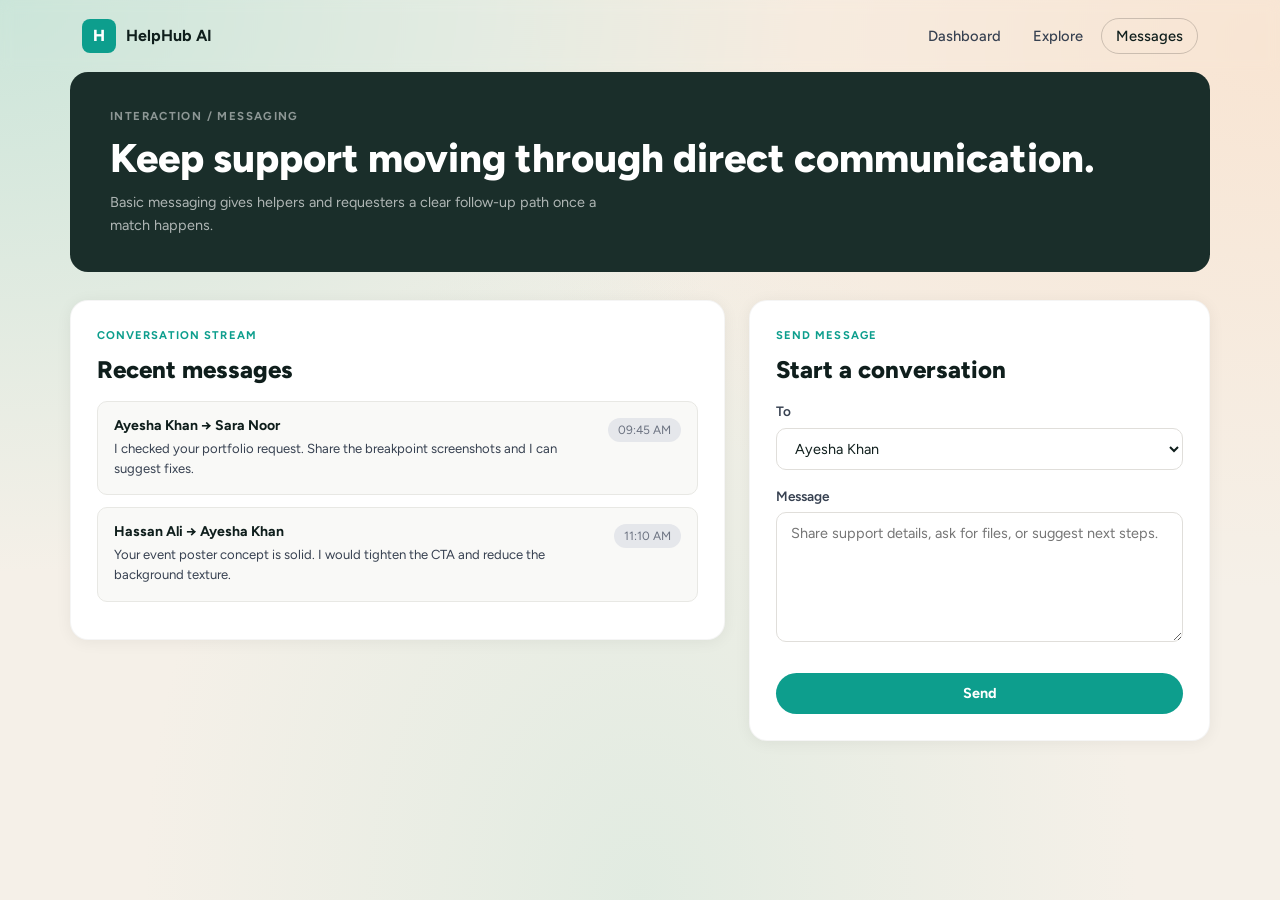
<file: messages.html>
<!DOCTYPE html>
<html lang="en">
<head>
  <!-- FILE: messages.html — Interaction / Messaging Page -->
  <meta charset="UTF-8" />
  <meta name="viewport" content="width=device-width, initial-scale=1.0" />
  <title>HelpHub AI – Messages</title>
  <link rel="stylesheet" href="https://cdn.jsdelivr.net/npm/bootstrap@5.3.3/dist/css/bootstrap.min.css" />
  <link rel="stylesheet" href="css/style.css" />
</head>
<body>

  <!-- ===================== NAVBAR ===================== -->
  <nav class="hh-navbar">
    <div class="container">
      <div class="d-flex align-items-center justify-content-between">
        <a href="index.html" class="navbar-brand">
          <span class="hh-logo-icon">H</span>
          HelpHub AI
        </a>
        <div class="d-none d-md-flex align-items-center gap-1">
          <a href="dashboard.html" class="nav-link">Dashboard</a>
          <a href="explore.html"   class="nav-link">Explore</a>
          <a href="messages.html"  class="nav-link">Messages</a>
        </div>
      </div>
    </div>
  </nav>

  <!-- ===================== MAIN CONTENT ===================== -->
  <div class="container page-wrap">

    <!-- Hero -->
    <div class="hh-hero">
      <p class="breadcrumb-label">INTERACTION / MESSAGING</p>
      <h1>Keep support moving through direct communication.</h1>
      <p>Basic messaging gives helpers and requesters a clear follow-up path once a match happens.</p>
    </div>

    <div class="row g-4">

      <!-- Left: Conversation stream -->
      <div class="col-lg-7">
        <div class="hh-card">
          <p class="hh-card-title">CONVERSATION STREAM</p>
          <h2>Recent messages</h2>

          <div id="message-stream">
            <!-- Filled by JS -->
          </div>
        </div>
      </div>

      <!-- Right: Send message form -->
      <div class="col-lg-5">
        <div class="hh-card">
          <p class="hh-card-title">SEND MESSAGE</p>
          <h2>Start a conversation</h2>

          <div class="mb-3">
            <label class="hh-label">To</label>
            <select class="hh-form-control" id="msg-to">
              <option value="Ayesha Khan">Ayesha Khan</option>
              <option value="Hassan Ali">Hassan Ali</option>
              <option value="Sara Noor">Sara Noor</option>
            </select>
          </div>

          <div class="mb-4">
            <label class="hh-label">Message</label>
            <textarea class="hh-form-control" id="msg-text" rows="5"
                      placeholder="Share support details, ask for files, or suggest next steps."
                      style="resize:vertical;"></textarea>
          </div>

          <button class="btn-teal btn-teal-wide" onclick="sendMessage()">Send</button>

          <p id="send-feedback" class="d-none text-muted-sm mt-2 text-center" style="font-size:0.82rem;"></p>
        </div>
      </div>

    </div>
  </div><!-- /container -->

  <!-- Scripts -->
  <script src="js/data.js"></script>
  <script src="js/app.js"></script>
  <script>
    // ── Render messages ─────────────────────────────────────
    function renderMessages() {
      const stream   = document.getElementById("message-stream");
      const messages = getMessages();
      stream.innerHTML = "";

      messages.forEach(msg => {
        const div = document.createElement("div");
        div.className = "message-thread d-flex justify-content-between align-items-start gap-2";
        div.innerHTML = `
          <div>
            <h6>${msg.from} → ${msg.to}</h6>
            <p>${msg.text}</p>
          </div>
          <span class="message-time">${msg.time}</span>
        `;
        stream.appendChild(div);
      });

      if (messages.length === 0) {
        stream.innerHTML = `<p class="text-muted-sm">No messages yet. Start a conversation!</p>`;
      }
    }

    // ── Send a message ──────────────────────────────────────
    function sendMessage() {
      const to   = document.getElementById("msg-to").value;
      const text = document.getElementById("msg-text").value.trim();

      if (!text) { alert("Please write a message first."); return; }

      const user = getLoggedInUser();
      const from = user ? user.name : "You";

      // Build time string
      const now  = new Date();
      const time = now.toLocaleTimeString("en-US", { hour: "2-digit", minute: "2-digit" });

      addMessage({ from, to, text, time });

      // Clear textarea & show feedback
      document.getElementById("msg-text").value = "";
      const fb = document.getElementById("send-feedback");
      fb.textContent = "✅ Message sent!";
      fb.classList.remove("d-none");
      setTimeout(() => fb.classList.add("d-none"), 3000);

      // Re-render
      renderMessages();
    }

    // ── On page load ────────────────────────────────────────
    window.addEventListener("DOMContentLoaded", function () {
      renderMessages();

      // Pre-select recipient if logged in
      const user = getLoggedInUser();
      if (user) {
        const sel = document.getElementById("msg-to");
        // Pick someone who isn't the logged-in user
        for (let i = 0; i < sel.options.length; i++) {
          if (sel.options[i].value !== user.name) {
            sel.selectedIndex = i;
            break;
          }
        }
      }
    });
  </script>
</body>
</html>
</file>
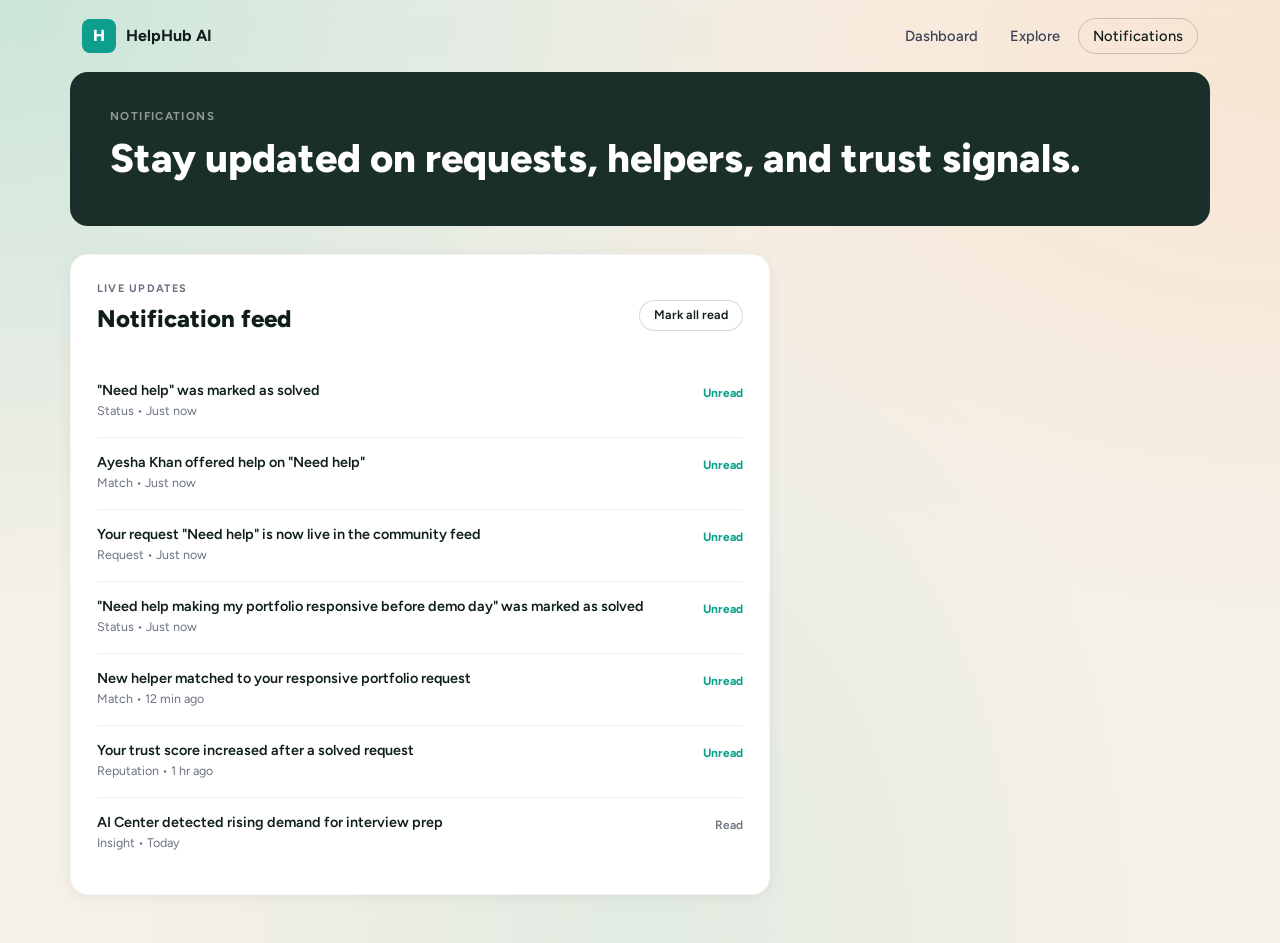
<file: notifications.html>
<!DOCTYPE html>
<html lang="en">
<head>
  <!-- FILE: notifications.html — Notifications Page -->
  <meta charset="UTF-8" />
  <meta name="viewport" content="width=device-width, initial-scale=1.0" />
  <title>HelpHub AI – Notifications</title>
  <link rel="stylesheet" href="https://cdn.jsdelivr.net/npm/bootstrap@5.3.3/dist/css/bootstrap.min.css" />
  <link rel="stylesheet" href="css/style.css" />
</head>
<body>

  <!-- ===================== NAVBAR ===================== -->
  <nav class="hh-navbar">
    <div class="container">
      <div class="d-flex align-items-center justify-content-between">
        <a href="index.html" class="navbar-brand">
          <span class="hh-logo-icon">H</span>
          HelpHub AI
        </a>
        <div class="d-none d-md-flex align-items-center gap-1">
          <a href="dashboard.html"     class="nav-link">Dashboard</a>
          <a href="explore.html"       class="nav-link">Explore</a>
          <a href="notifications.html" class="nav-link">Notifications</a>
        </div>
      </div>
    </div>
  </nav>

  <!-- ===================== MAIN CONTENT ===================== -->
  <div class="container page-wrap">

    <!-- Hero -->
    <div class="hh-hero">
      <p class="breadcrumb-label">NOTIFICATIONS</p>
      <h1>Stay updated on requests, helpers, and trust signals.</h1>
    </div>

    <!-- Notifications card -->
    <div style="max-width:700px;">
      <div class="hh-card">
        <div class="d-flex justify-content-between align-items-center mb-3">
          <div>
            <p class="section-label">LIVE UPDATES</p>
            <h2>Notification feed</h2>
          </div>
          <button class="btn-sm-outline" onclick="markAllRead()">Mark all read</button>
        </div>

        <div id="notif-list">
          <!-- Filled by JS -->
        </div>
      </div>
    </div>

  </div><!-- /container -->

  <!-- Scripts -->
  <script src="js/data.js"></script>
  <script src="js/app.js"></script>
  <script>
    // ── Render notifications ────────────────────────────────
    function renderNotifications() {
      const list  = document.getElementById("notif-list");
      const notifs = getNotifications();
      list.innerHTML = "";

      if (notifs.length === 0) {
        list.innerHTML = `<p class="text-muted-sm">No notifications yet.</p>`;
        return;
      }

      notifs.forEach(n => {
        const div = document.createElement("div");
        div.className = "notif-item";
        div.innerHTML = `
          <div>
            <h6>${n.text}</h6>
            <p class="notif-meta">${n.type} &bull; ${n.time}</p>
          </div>
          <span class="notif-status ${n.read ? '' : 'unread'}" onclick="readNotif('${n.id}', this)">
            ${n.read ? 'Read' : 'Unread'}
          </span>
        `;
        list.appendChild(div);
      });
    }

    // ── Mark a single notification as read ──────────────────
    function readNotif(id, el) {
      markNotifRead(id);
      el.textContent = "Read";
      el.classList.remove("unread");
    }

    // ── Mark all notifications as read ──────────────────────
    function markAllRead() {
      const notifs = getNotifications();
      notifs.forEach(n => n.read = true);
      saveNotifications(notifs);
      renderNotifications();
    }

    // ── On page load ────────────────────────────────────────
    window.addEventListener("DOMContentLoaded", function () {
      renderNotifications();
    });
  </script>
</body>
</html>
</file>
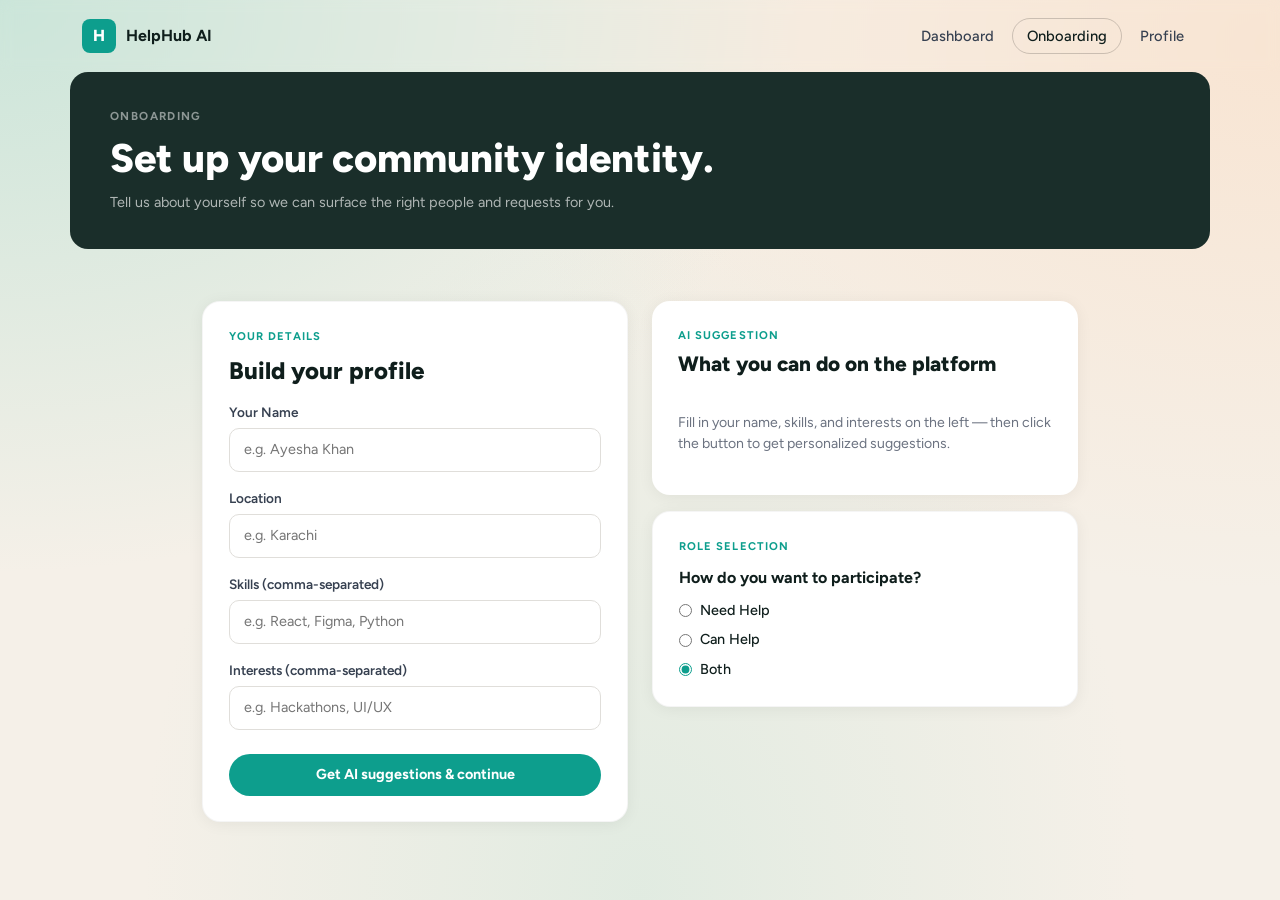
<file: onboarding.html>
<!DOCTYPE html>
<html lang="en">
<head>
  <!-- FILE: onboarding.html — Onboarding / Profile Setup Page -->
  <meta charset="UTF-8" />
  <meta name="viewport" content="width=device-width, initial-scale=1.0" />
  <title>HelpHub AI – Onboarding</title>
  <link rel="stylesheet" href="https://cdn.jsdelivr.net/npm/bootstrap@5.3.3/dist/css/bootstrap.min.css" />
  <link rel="stylesheet" href="css/style.css" />
</head>
<body>

  <!-- ===================== NAVBAR ===================== -->
  <nav class="hh-navbar">
    <div class="container">
      <div class="d-flex align-items-center justify-content-between">
        <a href="index.html" class="navbar-brand">
          <span class="hh-logo-icon">H</span>
          HelpHub AI
        </a>
        <div class="d-none d-md-flex align-items-center gap-1">
          <a href="dashboard.html"  class="nav-link">Dashboard</a>
          <a href="onboarding.html" class="nav-link">Onboarding</a>
          <a href="profile.html"    class="nav-link">Profile</a>
        </div>
      </div>
    </div>
  </nav>

  <!-- ===================== MAIN CONTENT ===================== -->
  <div class="container page-wrap">

    <!-- Hero -->
    <div class="hh-hero">
      <p class="breadcrumb-label">ONBOARDING</p>
      <h1>Set up your community identity.</h1>
      <p>Tell us about yourself so we can surface the right people and requests for you.</p>
    </div>

    <div class="row g-4" style="max-width:900px;margin:0 auto;">

      <!-- Left: Onboarding Form -->
      <div class="col-md-6">
        <div class="hh-card">
          <p class="hh-card-title">YOUR DETAILS</p>
          <h2>Build your profile</h2>

          <div class="mb-3">
            <label class="hh-label">Your Name</label>
            <input type="text" class="hh-form-control" id="ob-name" placeholder="e.g. Ayesha Khan" />
          </div>

          <div class="mb-3">
            <label class="hh-label">Location</label>
            <input type="text" class="hh-form-control" id="ob-location" placeholder="e.g. Karachi" />
          </div>

          <div class="mb-3">
            <label class="hh-label">Skills (comma-separated)</label>
            <input type="text" class="hh-form-control" id="ob-skills"
                   placeholder="e.g. React, Figma, Python" />
          </div>

          <div class="mb-4">
            <label class="hh-label">Interests (comma-separated)</label>
            <input type="text" class="hh-form-control" id="ob-interests"
                   placeholder="e.g. Hackathons, UI/UX" />
          </div>

          <button class="btn-teal btn-teal-wide" onclick="handleOnboarding()">
            Get AI suggestions &amp; continue
          </button>
        </div>
      </div>

      <!-- Right: AI Suggestion Panel -->
      <div class="col-md-6">
        <div class="ai-panel">
          <p class="ai-panel-label">AI SUGGESTION</p>
          <h3>What you can do on the platform</h3>

          <div id="ai-suggestions">
            <!-- Default state before form filled -->
            <div id="ai-placeholder" style="padding:1rem 0;color:var(--text-muted);font-size:0.88rem;">
              Fill in your name, skills, and interests on the left — then click the button to get personalized suggestions.
            </div>
          </div>
        </div>

        <!-- Role selection card -->
        <div class="hh-card mt-3">
          <p class="hh-card-title">ROLE SELECTION</p>
          <h3 style="font-size:1rem;margin-bottom:0.8rem;">How do you want to participate?</h3>

          <div class="d-flex flex-column gap-2">
            <label class="d-flex align-items-center gap-2" style="cursor:pointer;font-size:0.9rem;font-weight:500;">
              <input type="radio" name="ob-role" value="Need Help" style="accent-color:var(--accent);" />
              Need Help
            </label>
            <label class="d-flex align-items-center gap-2" style="cursor:pointer;font-size:0.9rem;font-weight:500;">
              <input type="radio" name="ob-role" value="Can Help" style="accent-color:var(--accent);" />
              Can Help
            </label>
            <label class="d-flex align-items-center gap-2" style="cursor:pointer;font-size:0.9rem;font-weight:500;">
              <input type="radio" name="ob-role" value="Both" checked style="accent-color:var(--accent);" />
              Both
            </label>
          </div>
        </div>
      </div>

    </div>
  </div><!-- /container -->

  <!-- Scripts -->
  <script src="js/data.js"></script>
  <script src="js/app.js"></script>
  <script>
    // ── Pre-fill form if user is already logged in ──────────
    window.addEventListener("DOMContentLoaded", function () {
      const user = getLoggedInUser();
      if (user) {
        document.getElementById("ob-name").value      = user.name || "";
        document.getElementById("ob-location").value  = user.location || "";
        document.getElementById("ob-skills").value    = (user.skills || []).join(", ");
        document.getElementById("ob-interests").value = (user.interests || []).join(", ");
      }
    });

    // ── AI suggestion logic ─────────────────────────────────
    function handleOnboarding() {
      const name      = document.getElementById("ob-name").value.trim();
      const location  = document.getElementById("ob-location").value.trim();
      const skillsStr = document.getElementById("ob-skills").value.trim();
      const interestsStr = document.getElementById("ob-interests").value.trim();
      const role      = document.querySelector('input[name="ob-role"]:checked').value;

      if (!name) {
        alert("Please enter your name first.");
        return;
      }

      const skills    = skillsStr.split(",").map(s => s.trim()).filter(Boolean);
      const interests = interestsStr.split(",").map(s => s.trim()).filter(Boolean);

      // Save updated user profile
      const user = getLoggedInUser() || {};
      user.name      = name;
      user.location  = location;
      user.skills    = skills;
      user.interests = interests;
      user.role      = role;
      saveLoggedInUser(user);

      // Generate AI suggestions based on skills
      const suggestionsEl = document.getElementById("ai-suggestions");
      const placeholder   = document.getElementById("ai-placeholder");
      if (placeholder) placeholder.remove();

      // "Can help with" – match skills to existing requests
      const allRequests = getRequests();
      const canHelpWith = allRequests.filter(req => {
        return skills.some(skill =>
          req.tags.some(tag => tag.toLowerCase().includes(skill.toLowerCase())) ||
          req.category.toLowerCase().includes(skill.toLowerCase())
        );
      }).slice(0, 2);

      // "May need help with" – areas not in skills
      const allCategories = ["Web Development", "Design", "Career", "Community"];
      const needHelp = allCategories.filter(cat => {
        return !skills.some(s =>
          cat.toLowerCase().includes(s.toLowerCase()) ||
          s.toLowerCase().includes(cat.split(" ")[0].toLowerCase())
        );
      }).slice(0, 2);

      suggestionsEl.innerHTML = `
        <div class="mb-3">
          <p class="hh-card-title mb-1">SKILLS YOU CAN HELP WITH</p>
          <div>${skills.length ? skills.map(s => `<span class="skill-chip">${s}</span>`).join("") : "<span class='text-muted-sm'>No skills entered</span>"}</div>
        </div>
        <div class="hh-divider"></div>
        <div class="mb-3 mt-2">
          <p class="hh-card-title mb-1">REQUESTS YOU COULD SUPPORT</p>
          ${canHelpWith.length
            ? canHelpWith.map(r => `<p style="font-size:0.84rem;margin-bottom:4px;">→ <strong>${r.title}</strong></p>`).join("")
            : "<p class='text-muted-sm'>Explore the feed to find matching requests.</p>"
          }
        </div>
        <div class="hh-divider"></div>
        <div class="mt-2">
          <p class="hh-card-title mb-1">AREAS WHERE YOU MAY NEED HELP</p>
          ${needHelp.map(c => `<span class="skill-chip">${c}</span>`).join("")}
        </div>
        <div class="mt-3">
          <a href="dashboard.html" class="btn-teal">Go to Dashboard</a>
        </div>
      `;
    }
  </script>
</body>
</html>
</file>
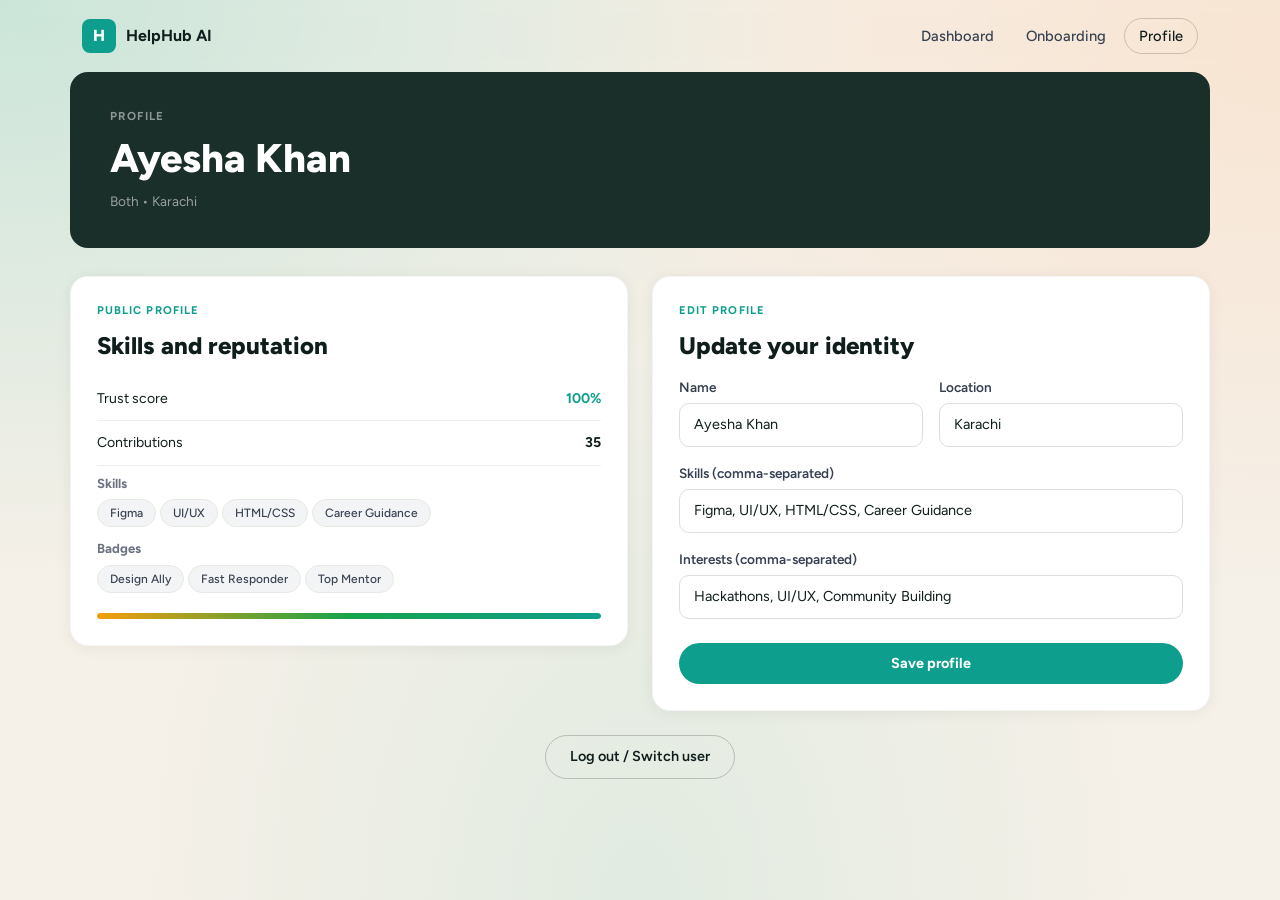
<file: profile.html>
<!DOCTYPE html>
<html lang="en">
<head>
  <!-- FILE: profile.html — User Profile Page -->
  <meta charset="UTF-8" />
  <meta name="viewport" content="width=device-width, initial-scale=1.0" />
  <title>HelpHub AI – Profile</title>
  <link rel="stylesheet" href="https://cdn.jsdelivr.net/npm/bootstrap@5.3.3/dist/css/bootstrap.min.css" />
  <link rel="stylesheet" href="css/style.css" />
</head>
<body>

  <!-- ===================== NAVBAR ===================== -->
  <nav class="hh-navbar">
    <div class="container">
      <div class="d-flex align-items-center justify-content-between">
        <a href="index.html" class="navbar-brand">
          <span class="hh-logo-icon">H</span>
          HelpHub AI
        </a>
        <div class="d-none d-md-flex align-items-center gap-1">
          <a href="dashboard.html"  class="nav-link">Dashboard</a>
          <a href="onboarding.html" class="nav-link">Onboarding</a>
          <a href="profile.html"    class="nav-link">Profile</a>
        </div>
      </div>
    </div>
  </nav>

  <!-- ===================== MAIN CONTENT ===================== -->
  <div class="container page-wrap">

    <!-- Hero: User name + role -->
    <div class="hh-hero">
      <p class="breadcrumb-label">PROFILE</p>
      <h1 id="profile-name">Ayesha Khan</h1>
      <p id="profile-meta" style="color:rgba(255,255,255,0.55);font-size:0.85rem;margin:0;">
        Both &bull; Karachi
      </p>
    </div>

    <div class="row g-4">

      <!-- Left: Public profile (Skills & Reputation) -->
      <div class="col-lg-6">
        <div class="hh-card">
          <p class="hh-card-title">PUBLIC PROFILE</p>
          <h2>Skills and reputation</h2>

          <div class="profile-row">
            <span>Trust score</span>
            <span id="pub-trust" class="text-accent">100%</span>
          </div>
          <div class="profile-row">
            <span>Contributions</span>
            <span id="pub-contrib">35</span>
          </div>

          <div class="mt-2 mb-1">
            <p style="font-size:0.82rem;font-weight:700;color:var(--text-muted);margin-bottom:6px;">Skills</p>
            <div id="pub-skills"></div>
          </div>

          <div class="mt-2">
            <p style="font-size:0.82rem;font-weight:700;color:var(--text-muted);margin-bottom:6px;">Badges</p>
            <div id="pub-badges"></div>
          </div>

          <!-- Trust bar -->
          <div class="mt-3">
            <div class="trust-bar-bg">
              <div class="trust-bar-fill" id="trust-bar" style="width:100%;"></div>
            </div>
          </div>
        </div>
      </div>

      <!-- Right: Edit profile form -->
      <div class="col-lg-6">
        <div class="hh-card">
          <p class="hh-card-title">EDIT PROFILE</p>
          <h2>Update your identity</h2>

          <div class="row g-3 mb-3">
            <div class="col-6">
              <label class="hh-label">Name</label>
              <input type="text" class="hh-form-control" id="edit-name" placeholder="Your name" />
            </div>
            <div class="col-6">
              <label class="hh-label">Location</label>
              <input type="text" class="hh-form-control" id="edit-location" placeholder="City" />
            </div>
          </div>

          <div class="mb-3">
            <label class="hh-label">Skills (comma-separated)</label>
            <input type="text" class="hh-form-control" id="edit-skills"
                   placeholder="Figma, UI/UX, HTML/CSS" />
          </div>

          <div class="mb-4">
            <label class="hh-label">Interests (comma-separated)</label>
            <input type="text" class="hh-form-control" id="edit-interests"
                   placeholder="Hackathons, UI/UX, Community Building" />
          </div>

          <button class="btn-teal btn-teal-wide" onclick="saveProfile()">Save profile</button>

          <p id="save-msg" class="d-none text-center mt-2" style="font-size:0.82rem;color:var(--accent);font-weight:600;">
            ✅ Profile saved!
          </p>
        </div>
      </div>

    </div>

    <!-- Logout / Switch user -->
    <div class="text-center mt-4">
      <button class="btn-outline-dark-custom" onclick="logOut()">Log out / Switch user</button>
    </div>

  </div><!-- /container -->

  <!-- Scripts -->
  <script src="js/data.js"></script>
  <script src="js/app.js"></script>
  <script>
    // ── Load user data into the page ────────────────────────
    window.addEventListener("DOMContentLoaded", function () {
      // Use logged-in user or fallback to Ayesha Khan
      const user = getLoggedInUser() || DEFAULT_USERS[0];
      populatePage(user);
    });

    function populatePage(user) {
      // Hero
      document.getElementById("profile-name").textContent  = user.name;
      document.getElementById("profile-meta").textContent  =
        (user.role || "Both") + " • " + (user.location || "–");

      // Public stats
      document.getElementById("pub-trust").textContent  = (user.trustScore || 0) + "%";
      document.getElementById("pub-contrib").textContent = user.contributions || 0;

      // Trust bar width
      document.getElementById("trust-bar").style.width = (user.trustScore || 0) + "%";

      // Skills chips
      const skills = user.skills || [];
      document.getElementById("pub-skills").innerHTML =
        skills.map(s => `<span class="skill-chip">${s}</span>`).join("") || "–";

      // Badges chips
      const badges = user.badges || [];
      document.getElementById("pub-badges").innerHTML =
        badges.map(b => `<span class="skill-chip">${b}</span>`).join("") || "–";

      // Edit form pre-fill
      document.getElementById("edit-name").value      = user.name || "";
      document.getElementById("edit-location").value  = user.location || "";
      document.getElementById("edit-skills").value    = skills.join(", ");
      document.getElementById("edit-interests").value = (user.interests || []).join(", ");
    }

    // ── Save profile edits to LocalStorage ──────────────────
    function saveProfile() {
      const user = getLoggedInUser() || DEFAULT_USERS[0];

      user.name      = document.getElementById("edit-name").value.trim() || user.name;
      user.location  = document.getElementById("edit-location").value.trim();
      user.skills    = document.getElementById("edit-skills").value.split(",").map(s=>s.trim()).filter(Boolean);
      user.interests = document.getElementById("edit-interests").value.split(",").map(s=>s.trim()).filter(Boolean);

      saveLoggedInUser(user);
      populatePage(user); // refresh public panel

      const msg = document.getElementById("save-msg");
      msg.classList.remove("d-none");
      setTimeout(() => msg.classList.add("d-none"), 3000);
    }

    // ── Log out ─────────────────────────────────────────────
    function logOut() {
      localStorage.removeItem("hh_user");
      window.location.href = "auth.html";
    }
  </script>
</body>
</html>
</file>
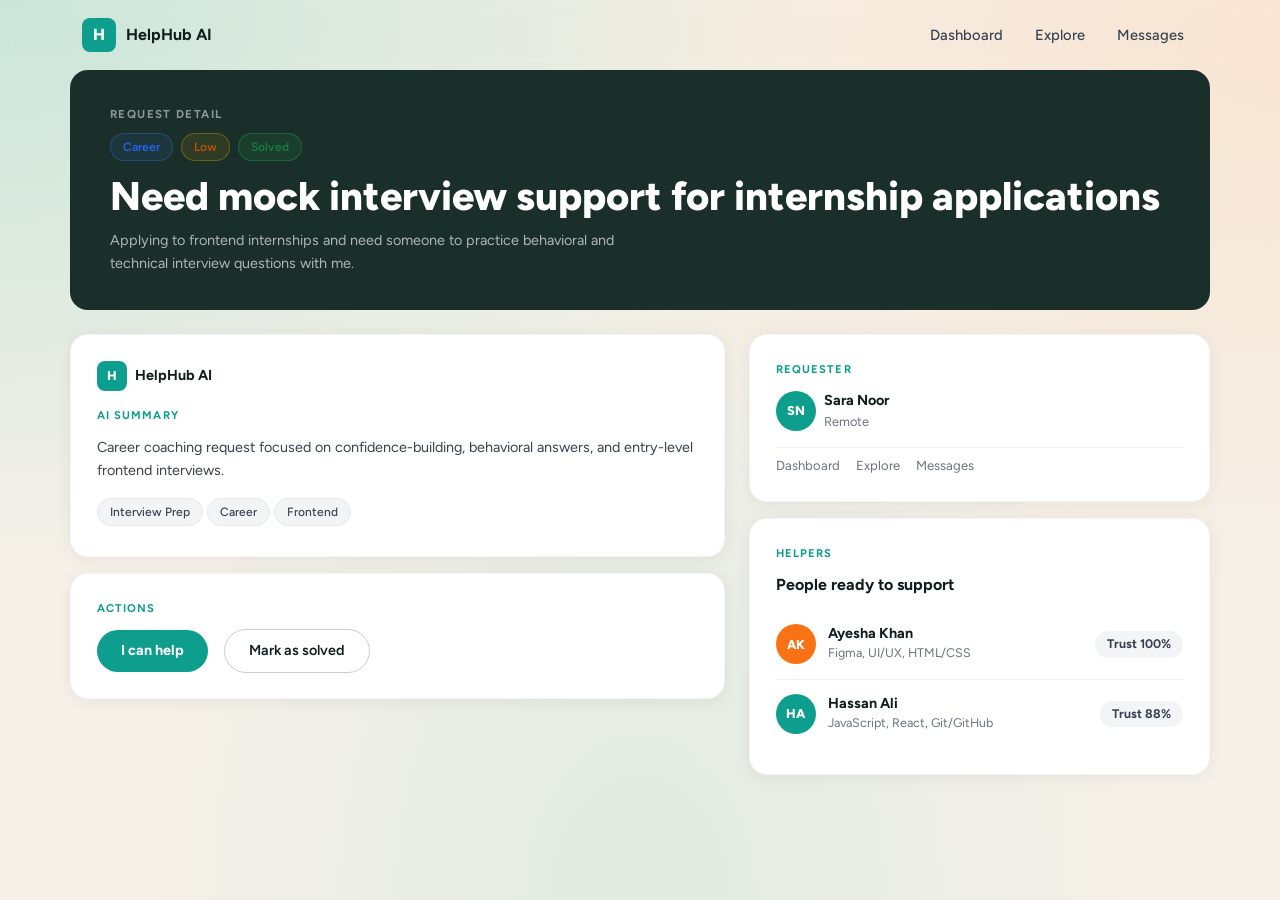
<file: request-detail.html>
<!DOCTYPE html>
<html lang="en">
<head>
  <!-- FILE: request-detail.html — Request Detail Page -->
  <meta charset="UTF-8" />
  <meta name="viewport" content="width=device-width, initial-scale=1.0" />
  <title>HelpHub AI – Request Detail</title>
  <link rel="stylesheet" href="https://cdn.jsdelivr.net/npm/bootstrap@5.3.3/dist/css/bootstrap.min.css" />
  <link rel="stylesheet" href="css/style.css" />
</head>
<body>

  <!-- ===================== NAVBAR ===================== -->
  <nav class="hh-navbar">
    <div class="container">
      <div class="d-flex align-items-center justify-content-between">
        <a href="index.html" class="navbar-brand">
          <span class="hh-logo-icon">H</span>
          HelpHub AI
        </a>
        <div class="d-none d-md-flex align-items-center gap-1">
          <a href="dashboard.html" class="nav-link">Dashboard</a>
          <a href="explore.html"   class="nav-link">Explore</a>
          <a href="messages.html"  class="nav-link">Messages</a>
        </div>
      </div>
    </div>
  </nav>

  <!-- ===================== MAIN CONTENT ===================== -->
  <div class="container page-wrap">

    <!-- Hero: Request title & badges -->
    <div class="hh-hero mb-4" id="detail-hero">
      <p class="breadcrumb-label">REQUEST DETAIL</p>
      <div id="detail-badges" class="mb-2"></div>
      <h1 id="detail-title">Loading...</h1>
      <p id="detail-desc">–</p>
    </div>

    <div class="row g-4">

      <!-- Left: AI Summary + Actions -->
      <div class="col-lg-7">

        <!-- AI Summary card -->
        <div class="hh-card mb-3">
          <div class="d-flex align-items-center gap-2 mb-3">
            <span class="hh-logo-icon" style="width:30px;height:30px;font-size:0.8rem;">H</span>
            <span style="font-weight:700;font-size:0.9rem;">HelpHub AI</span>
          </div>
          <p class="hh-card-title">AI SUMMARY</p>
          <p id="ai-summary-text" style="font-size:0.9rem;color:var(--text-secondary);line-height:1.6;">
            –
          </p>
          <div id="summary-tags" class="mt-2"></div>
        </div>

        <!-- Actions card -->
        <div class="hh-card">
          <p class="hh-card-title">ACTIONS</p>
          <div class="d-flex gap-3 flex-wrap align-items-center">
            <button class="btn-teal" onclick="markCanHelp()">I can help</button>
            <button class="btn-outline-dark-custom" onclick="markSolved()">Mark as solved</button>
          </div>
          <p id="action-msg" class="d-none text-muted-sm mt-2" style="font-size:0.82rem;"></p>
        </div>

      </div>

      <!-- Right: Requester + Helpers -->
      <div class="col-lg-5">

        <!-- Requester card -->
        <div class="hh-card mb-3">
          <p class="hh-card-title">REQUESTER</p>
          <div class="d-flex align-items-center gap-2">
            <div class="helper-avatar avatar-teal" id="req-avatar">AK</div>
            <div>
              <div style="font-weight:700;font-size:0.9rem;" id="req-name">–</div>
              <div class="text-muted-sm" id="req-location">–</div>
            </div>
          </div>
          <!-- Quick nav links below requester -->
          <div class="d-flex gap-3 mt-3 pt-2" style="border-top:1px solid #f0f0ec;font-size:0.82rem;">
            <a href="dashboard.html" style="color:var(--text-muted);text-decoration:none;">Dashboard</a>
            <a href="explore.html"   style="color:var(--text-muted);text-decoration:none;">Explore</a>
            <a href="messages.html"  style="color:var(--text-muted);text-decoration:none;">Messages</a>
          </div>
        </div>

        <!-- Helpers card -->
        <div class="hh-card">
          <p class="hh-card-title">HELPERS</p>
          <h3 style="font-size:1rem;margin-bottom:1rem;">People ready to support</h3>

          <div id="helpers-list">
            <!-- Filled by JS -->
          </div>
        </div>

      </div>
    </div>

  </div><!-- /container -->

  <!-- Scripts -->
  <script src="js/data.js"></script>
  <script src="js/app.js"></script>
  <script>
    // ── Avatar colours cycle ────────────────────────────────
    const avatarColors = ["avatar-orange","avatar-teal","avatar-dark","avatar-blue","avatar-red"];

    function getInitials(name) {
      return name.split(" ").map(w => w[0]).join("").toUpperCase().slice(0,2);
    }

    // ── Load request from URL param ?id=r2 ──────────────────
    window.addEventListener("DOMContentLoaded", function () {
      const params = new URLSearchParams(window.location.search);
      const reqId  = params.get("id") || "r4"; // fallback to r4

      const requests = getRequests();
      const req = requests.find(r => r.id === reqId) || requests[0];

      if (!req) return;

      // Hero badges + title
      document.getElementById("detail-badges").innerHTML = buildBadges(req);
      document.getElementById("detail-title").textContent = req.title;
      document.getElementById("detail-desc").textContent  = req.description;

      // AI Summary
      const summary = req.aiSummary ||
        `This is a ${req.category} request with ${req.urgency.toLowerCase()} urgency. ` +
        `Best suited for members with relevant expertise in ${req.tags.join(", ") || req.category}.`;
      document.getElementById("ai-summary-text").textContent = summary;
      document.getElementById("summary-tags").innerHTML = buildChips(req.tags);

      // Requester info
      document.getElementById("req-name").textContent     = req.author;
      document.getElementById("req-location").textContent = req.location;
      document.getElementById("req-avatar").textContent   = getInitials(req.author);

      // Helpers list
      const helpersList = document.getElementById("helpers-list");
      if (req.helpersList && req.helpersList.length) {
        req.helpersList.forEach((helperName, i) => {
          // Find helper's skills from our default users
          const helperUser = DEFAULT_USERS.find(u => u.name === helperName);
          const skills = helperUser ? helperUser.skills.slice(0,3).join(", ") : "Skills not listed";
          const trust  = helperUser ? helperUser.trustScore + "%" : "–";

          const div = document.createElement("div");
          div.className = "helper-item";
          div.innerHTML = `
            <div class="helper-avatar ${avatarColors[i % avatarColors.length]}">${getInitials(helperName)}</div>
            <div class="helper-info flex-grow-1">
              <h6>${helperName}</h6>
              <p>${skills}</p>
            </div>
            <span class="trust-badge">Trust ${trust}</span>
          `;
          helpersList.appendChild(div);
        });
      } else {
        helpersList.innerHTML = `<p class="text-muted-sm">No helpers yet. Be the first!</p>`;
      }
    });

    // ── Actions ─────────────────────────────────────────────
    function markCanHelp() {
      const msg = document.getElementById("action-msg");
      msg.textContent = "✅ You have offered to help! The requester will be notified.";
      msg.classList.remove("d-none");
    }

    function markSolved() {
      const params  = new URLSearchParams(window.location.search);
      const reqId   = params.get("id") || "r4";
      const reqs    = getRequests();
      const req     = reqs.find(r => r.id === reqId);
      if (req) {
        req.status = "Solved";
        saveRequests(reqs);
        // Update badge on screen
        document.getElementById("detail-badges").innerHTML = buildBadges(req);
        const msg = document.getElementById("action-msg");
        msg.textContent = "🎉 Request marked as solved! Trust score updated.";
        msg.classList.remove("d-none");
      }
    }
  </script>
</body>
</html>
</file>
<file: css/style.css>
/* =========================================================
   FILE: css/style.css
   PURPOSE: Global styles for the entire HelpHub AI platform.
   Include this file in ALL HTML pages inside <head>.
   ========================================================= */

/* --- Google Fonts Import --- */
@import url('https://fonts.googleapis.com/css2?family=Figtree:wght@400;500;600;700;800;900&display=swap');

/* --- CSS Variables (Design Tokens) --- */
:root {
  --accent: #0d9e8d;
  --accent-dark: #0a7d6f;
  --dark-hero: #1a2e2a;
  --text-primary: #0f1e1c;
  --text-secondary: #374151;
  --text-muted: #6b7280;
  --white: #ffffff;
  --card-border: #e8e8e4;
  --body-bg: #f5f0e8;
  --card-shadow: 0 2px 16px rgba(0, 0, 0, 0.06);
  --card-hover: 0 8px 32px rgba(0, 0, 0, 0.10);
  --radius-card: 18px;
  --radius-sm: 10px;
  --radius-pill: 50px;
}

/* --- Reset & Base --- */
*,
*::before,
*::after {
  box-sizing: border-box;
  margin: 0;
  padding: 0;
}

body {
  font-family: 'Figtree', sans-serif;
  color: var(--text-primary);
  min-height: 100vh;

  /* Mesh gradient background matching the screenshots */
  background-color: var(--body-bg);
  background-image:
    radial-gradient(ellipse at 0% 0%, rgba(168, 220, 205, 0.55) 0%, transparent 45%),
    radial-gradient(ellipse at 100% 5%, rgba(252, 215, 185, 0.45) 0%, transparent 45%),
    radial-gradient(ellipse at 50% 100%, rgba(195, 228, 215, 0.40) 0%, transparent 55%);
}

/* =========================================================
   NAVBAR
   ========================================================= */
.hh-navbar {
  background: transparent;
  padding: 18px 0;
  position: sticky;
  top: 0;
  z-index: 999;
  backdrop-filter: blur(6px);
}

.hh-navbar .navbar-brand {
  display: flex;
  align-items: center;
  gap: 10px;
  font-weight: 700;
  font-size: 1rem;
  color: var(--text-primary);
  text-decoration: none;
}

.hh-logo-icon {
  width: 34px;
  height: 34px;
  background: var(--accent);
  border-radius: 8px;
  display: flex;
  align-items: center;
  justify-content: center;
  color: white;
  font-weight: 800;
  font-size: 1rem;
  flex-shrink: 0;
}

.hh-navbar .nav-link {
  color: var(--text-secondary) !important;
  font-size: 0.92rem;
  font-weight: 500;
  padding: 6px 14px !important;
  border-radius: var(--radius-pill);
  transition: all 0.2s;
  text-decoration: none;
}

.hh-navbar .nav-link:hover {
  color: var(--text-primary) !important;
  background: rgba(0, 0, 0, 0.05);
}

.hh-navbar .nav-link.active {
  background: transparent;
  border: 1.5px solid rgba(0, 0, 0, 0.18);
  color: var(--text-primary) !important;
}

/* =========================================================
   HERO BANNER (Dark card used at top of most pages)
   ========================================================= */
.hh-hero {
  background: var(--dark-hero);
  border-radius: var(--radius-card);
  padding: 2.2rem 2.5rem;
  color: white;
  margin-bottom: 1.75rem;
}

.hh-hero .breadcrumb-label {
  font-size: 0.72rem;
  font-weight: 700;
  letter-spacing: 0.12em;
  text-transform: uppercase;
  color: rgba(255, 255, 255, 0.5);
  margin-bottom: 0.6rem;
}

.hh-hero h1 {
  font-size: clamp(1.6rem, 3.5vw, 2.5rem);
  font-weight: 800;
  line-height: 1.15;
  margin-bottom: 0.6rem;
  color: white;
}

.hh-hero p {
  font-size: 0.9rem;
  color: rgba(255, 255, 255, 0.65);
  max-width: 520px;
  line-height: 1.6;
  margin: 0;
}

/* =========================================================
   CARDS
   ========================================================= */
.hh-card {
  background: var(--white);
  border-radius: var(--radius-card);
  padding: 1.6rem;
  box-shadow: var(--card-shadow);
  border: 1px solid rgba(0, 0, 0, 0.04);
}

.hh-card-title {
  font-size: 0.7rem;
  font-weight: 700;
  letter-spacing: 0.1em;
  text-transform: uppercase;
  color: var(--accent);
  margin-bottom: 0.8rem;
}

.hh-card h2 {
  font-size: 1.5rem;
  font-weight: 800;
  color: var(--text-primary);
  margin-bottom: 1rem;
}

.hh-card h3 {
  font-size: 1.1rem;
  font-weight: 700;
  color: var(--text-primary);
  margin-bottom: 0.3rem;
}

/* =========================================================
   REQUEST CARDS (in Explore feed)
   ========================================================= */
.request-card {
  background: var(--white);
  border-radius: var(--radius-card);
  padding: 1.4rem 1.6rem;
  box-shadow: var(--card-shadow);
  border: 1px solid rgba(0, 0, 0, 0.04);
  margin-bottom: 1rem;
  transition: box-shadow 0.2s, transform 0.2s;
}

.request-card:hover {
  box-shadow: var(--card-hover);
  transform: translateY(-2px);
}

.request-card h5 {
  font-size: 1rem;
  font-weight: 700;
  color: var(--text-primary);
  margin: 0.5rem 0 0.4rem;
}

.request-card p {
  font-size: 0.875rem;
  color: var(--text-muted);
  margin-bottom: 0.6rem;
  line-height: 1.5;
}

.request-card .requester-name {
  font-size: 0.875rem;
  font-weight: 600;
  color: var(--text-primary);
  margin-bottom: 0.15rem;
}

.request-card .requester-meta {
  font-size: 0.8rem;
  color: var(--text-muted);
}

.request-card .open-details {
  font-size: 0.82rem;
  font-weight: 600;
  color: var(--text-primary);
  text-decoration: none;
  white-space: nowrap;
  transition: color 0.2s;
}

.request-card .open-details:hover {
  color: var(--accent);
}

/* =========================================================
   BADGES / PILLS
   ========================================================= */
.badge-pill {
  display: inline-block;
  padding: 4px 12px;
  border-radius: var(--radius-pill);
  font-size: 0.75rem;
  font-weight: 600;
  border: 1.5px solid;
  margin-right: 4px;
  margin-bottom: 4px;
}

/* Category badges */
.badge-webdev {
  background: rgba(13, 158, 141, 0.1);
  color: #0d9e8d;
  border-color: rgba(13, 158, 141, 0.35);
}

.badge-design {
  background: rgba(139, 92, 246, 0.1);
  color: #7c3aed;
  border-color: rgba(139, 92, 246, 0.3);
}

.badge-career {
  background: rgba(59, 130, 246, 0.1);
  color: #2563eb;
  border-color: rgba(59, 130, 246, 0.3);
}

.badge-community {
  background: rgba(234, 179, 8, 0.1);
  color: #b45309;
  border-color: rgba(234, 179, 8, 0.35);
}

/* Urgency badges */
.badge-high {
  background: rgba(239, 68, 68, 0.1);
  color: #dc2626;
  border-color: rgba(239, 68, 68, 0.3);
}

.badge-medium {
  background: rgba(249, 115, 22, 0.1);
  color: #c2410c;
  border-color: rgba(249, 115, 22, 0.3);
}

.badge-low {
  background: rgba(234, 179, 8, 0.1);
  color: #b45309;
  border-color: rgba(234, 179, 8, 0.3);
}

/* Status badges */
.badge-solved {
  background: rgba(34, 197, 94, 0.1);
  color: #15803d;
  border-color: rgba(34, 197, 94, 0.3);
}

.badge-open {
  background: rgba(59, 130, 246, 0.1);
  color: #2563eb;
  border-color: rgba(59, 130, 246, 0.3);
}

/* Skill/tag chips (used inside cards as tags) */
.skill-chip {
  display: inline-block;
  padding: 4px 12px;
  border-radius: var(--radius-pill);
  font-size: 0.75rem;
  font-weight: 500;
  background: #f3f4f6;
  color: var(--text-secondary);
  border: 1px solid var(--card-border);
  margin-right: 4px;
  margin-bottom: 4px;
}

/* Trust badge */
.trust-badge {
  background: #f3f4f6;
  color: var(--text-secondary);
  font-size: 0.78rem;
  font-weight: 700;
  padding: 4px 12px;
  border-radius: var(--radius-pill);
}

/* =========================================================
   BUTTONS
   ========================================================= */
.btn-teal {
  background: var(--accent);
  color: white !important;
  border: none;
  border-radius: var(--radius-pill);
  padding: 10px 24px;
  font-size: 0.9rem;
  font-weight: 700;
  font-family: 'Figtree', sans-serif;
  cursor: pointer;
  transition: background 0.2s, transform 0.15s;
  text-decoration: none;
  display: inline-block;
}

.btn-teal:hover {
  background: var(--accent-dark);
  transform: translateY(-1px);
  color: white !important;
}

.btn-outline-dark-custom {
  background: transparent;
  color: var(--text-primary) !important;
  border: 1.5px solid rgba(0, 0, 0, 0.2);
  border-radius: var(--radius-pill);
  padding: 10px 24px;
  font-size: 0.9rem;
  font-weight: 600;
  font-family: 'Figtree', sans-serif;
  cursor: pointer;
  transition: all 0.2s;
  text-decoration: none;
  display: inline-block;
}

.btn-outline-dark-custom:hover {
  background: rgba(0, 0, 0, 0.05);
  color: var(--text-primary) !important;
}

/* Wide button (full-width for forms) */
.btn-teal-wide {
  width: 100%;
  display: block;
  text-align: center;
}

/* =========================================================
   FORM ELEMENTS
   ========================================================= */
.hh-form-control {
  border: 1.5px solid #e0deda;
  border-radius: var(--radius-sm);
  padding: 10px 14px;
  font-size: 0.9rem;
  font-family: 'Figtree', sans-serif;
  color: var(--text-primary);
  background: white;
  width: 100%;
  transition: border-color 0.2s;
  outline: none;
}

.hh-form-control:focus {
  border-color: var(--accent);
  box-shadow: 0 0 0 3px rgba(13, 158, 141, 0.1);
}

.hh-label {
  font-size: 0.85rem;
  font-weight: 600;
  color: var(--text-secondary);
  margin-bottom: 6px;
  display: block;
}

/* =========================================================
   STATS CARDS (Dashboard / Landing)
   ========================================================= */
.stat-card {
  background: white;
  border-radius: var(--radius-card);
  padding: 1.4rem 1.6rem;
  box-shadow: var(--card-shadow);
  height: 220px;
  width: 180px;
}

.stat-card .stat-label {
  font-size: 0.68rem;
  font-weight: 700;
  letter-spacing: 0.12em;
  text-transform: uppercase;
  color: var(--text-muted);
  margin-bottom: 0.4rem;
  padding: 8px;
}

.stat-card .stat-number {
  font-size: 2rem;
  font-weight: 900;
  color: var(--text-primary);
  line-height: 1;
  margin-bottom: 0.4rem;
  padding: 8px;
}

.stat-card .stat-desc {
  font-size: 0.8rem;
  color: var(--text-muted);
  line-height: 1.4;
  padding: 8px;
}

/* =========================================================
   HELPERS LIST (Request Detail)
   ========================================================= */
.helper-item {
  display: flex;
  align-items: center;
  gap: 12px;
  padding: 0.9rem 0;
  border-bottom: 1px solid #f0f0ec;
}

.helper-item:last-child {
  border-bottom: none;
}

.helper-avatar {
  width: 40px;
  height: 40px;
  border-radius: 50%;
  display: flex;
  align-items: center;
  justify-content: center;
  font-size: 0.8rem;
  font-weight: 800;
  color: white;
  flex-shrink: 0;
}

.avatar-orange {
  background: #f97316;
}

.avatar-red {
  background: #ef4444;
}

.avatar-teal {
  background: var(--accent);
}

.avatar-blue {
  background: #3b82f6;
}

.avatar-dark {
  background: #374151;
}

.helper-info h6 {
  font-size: 0.9rem;
  font-weight: 700;
  margin: 0 0 2px;
}

.helper-info p {
  font-size: 0.78rem;
  color: var(--text-muted);
  margin: 0;
}

/* =========================================================
   LEADERBOARD RANKING ITEMS
   ========================================================= */
.rank-item {
  display: flex;
  align-items: center;
  gap: 14px;
  padding: 1rem 0;
  border-bottom: 1px solid #f0f0ec;
}

.rank-item:last-child {
  border-bottom: none;
}

.rank-number {
  font-size: 0.8rem;
  font-weight: 700;
  color: var(--text-muted);
  min-width: 20px;
}

.rank-info h6 {
  font-size: 0.9rem;
  font-weight: 700;
  margin: 0 0 2px;
}

.rank-info p {
  font-size: 0.78rem;
  color: var(--text-muted);
  margin: 0;
}

.rank-score {
  margin-left: auto;
  text-align: right;
}

.rank-score .score-pct {
  font-size: 0.9rem;
  font-weight: 700;
}

.rank-score .score-contributions {
  font-size: 0.75rem;
  color: var(--text-muted);
}

/* Trust bar */
.trust-bar-wrap {
  margin-top: 4px;
}

.trust-bar-bg {
  height: 6px;
  background: #e5e7eb;
  border-radius: 99px;
  overflow: hidden;
}

.trust-bar-fill {
  height: 100%;
  border-radius: 99px;
  background: linear-gradient(90deg, #f59e0b, #16a34a, #0d9e8d);
}

/* =========================================================
   NOTIFICATION ITEMS
   ========================================================= */
.notif-item {
  padding: 1rem 0;
  border-bottom: 1px solid #f0f0ec;
  display: flex;
  justify-content: space-between;
  align-items: flex-start;
  gap: 12px;
}

.notif-item:last-child {
  border-bottom: none;
}

.notif-item h6 {
  font-size: 0.9rem;
  font-weight: 600;
  margin: 0 0 3px;
  color: var(--text-primary);
}

.notif-item .notif-meta {
  font-size: 0.78rem;
  color: var(--text-muted);
  margin: 0;
}

.notif-status {
  font-size: 0.75rem;
  font-weight: 600;
  white-space: nowrap;
  padding-top: 2px;
  color: var(--text-muted);
  cursor: pointer;
}

.notif-status.unread {
  color: var(--accent);
  font-weight: 700;
}

/* =========================================================
   MESSAGES PAGE
   ========================================================= */
.message-thread {
  padding: 1rem;
  background: #f9f9f7;
  border-radius: var(--radius-sm);
  margin-bottom: 0.75rem;
  border: 1px solid var(--card-border);
}

.message-thread h6 {
  font-size: 0.88rem;
  font-weight: 700;
  margin-bottom: 4px;
}

.message-thread p {
  font-size: 0.82rem;
  color: var(--text-secondary);
  margin: 0;
  line-height: 1.5;
}

.message-time {
  font-size: 0.75rem;
  color: var(--text-muted);
  background: #e5e7eb;
  padding: 3px 10px;
  border-radius: var(--radius-pill);
  white-space: nowrap;
}

/* =========================================================
   LANDING PAGE SPECIFIC
   ========================================================= */
/* Dark feature box on landing page right side */
.feature-box {
  background: var(--dark-hero);
  border-radius: var(--radius-card);
  color: white;
  padding: 2rem;
  height: 100%;
  width: 70%;
}

.feature-box h2 {
  font-size: 1.8rem;
  font-weight: 900;
  line-height: 1.2;
  margin-bottom: 1rem;
  color: white;
}

.feature-box p {
  font-size: 0.85rem;
  color: rgba(255, 255, 255, 0.6);
  margin-bottom: 1.2rem;
}

.feature-box-item {
  background: var(--card-border);
  border-radius: var(--radius-sm);
  padding: 1rem 1.5rem;
  margin-bottom: 0.75rem;
  height: 120px;
}

.feature-box-item h6 {
  font-size: 0.9rem;
  font-weight: 700;
  color: black;
  margin-bottom: 4px;
  padding-bottom: 0.4rem;
}

.feature-box-item p {
  font-size: 0.8rem;
  color: black;
  margin: 0;
}

/* Live indicator dot */
.live-dot {
  width: 50px;
  height: 50px;
  background: #fbbf24;
  border-radius: 50%;
  display: inline-block;
  animation: pulse-dot 2s infinite;
}

@keyframes pulse-dot {

  0%,
  100% {
    opacity: 1;
    transform: scale(1);
  }

  50% {
    opacity: 0.5;
    transform: scale(1.3);
  }
}

/* "Live product feel" badge */
.live-feel-badge {
  font-size: 0.7rem;
  font-weight: 700;
  letter-spacing: 0.1em;
  text-transform: uppercase;
  color: rgba(255, 255, 255, 0.45);
  margin-bottom: 0.5rem;
}

/* Core flow step cards */
.flow-card {
  background: white;
  border-radius: var(--radius-card);
  padding: 1.4rem;
  box-shadow: var(--card-shadow);
  height: 100%;
}

.flow-card h5 {
  font-size: 1rem;
  font-weight: 800;
  margin-bottom: 0.5rem;
}

.flow-card p {
  font-size: 0.84rem;
  color: var(--text-muted);
  line-height: 1.5;
  margin: 0;
}

/* =========================================================
   ONBOARDING / AUTH PAGE
   ========================================================= */
.auth-left {
  background: var(--dark-hero);
  border-radius: var(--radius-card);
  color: white;
  padding: 2.5rem;
  min-height: 480px;
  display: flex;
  flex-direction: column;
  justify-content: center;
}

.auth-left h2 {
  font-size: 2rem;
  font-weight: 900;
  line-height: 1.2;
  margin-bottom: 1rem;
  color: white;
}

.auth-left p {
  font-size: 0.88rem;
  color: rgba(255, 255, 255, 0.6);
  margin-bottom: 1.5rem;
}

.auth-left ul {
  padding-left: 1rem;
  margin: 0;
}

.auth-left ul li {
  font-size: 0.85rem;
  color: rgba(255, 255, 255, 0.65);
  margin-bottom: 8px;
}

.auth-right {
  background: white;
  border-radius: var(--radius-card);
  padding: 2.5rem;
  box-shadow: var(--card-shadow);
}

.auth-right h2 {
  font-size: 1.7rem;
  font-weight: 800;
  margin-bottom: 1.4rem;
  color: var(--text-primary);
}

/* =========================================================
   AI PANEL (Create Request page)
   ========================================================= */
.ai-panel {
  background: white;
  border-radius: var(--radius-card);
  padding: 1.6rem;
  box-shadow: var(--card-shadow);
}

.ai-panel-label {
  font-size: 0.7rem;
  font-weight: 700;
  letter-spacing: 0.1em;
  text-transform: uppercase;
  color: var(--accent);
  margin-bottom: 0.5rem;
}

.ai-panel h3 {
  font-size: 1.3rem;
  font-weight: 800;
  margin-bottom: 1.2rem;
}

.ai-row {
  display: flex;
  justify-content: space-between;
  align-items: flex-start;
  padding: 0.75rem 0;
  border-bottom: 1px solid #f0f0ec;
  gap: 12px;
}

.ai-row:last-child {
  border-bottom: none;
}

.ai-row-label {
  font-size: 0.82rem;
  color: var(--text-muted);
  min-width: 100px;
}

.ai-row-value {
  font-size: 0.82rem;
  font-weight: 600;
  color: var(--text-primary);
  text-align: right;
}

/* =========================================================
   PROFILE PAGE
   ========================================================= */
.profile-row {
  display: flex;
  justify-content: space-between;
  align-items: center;
  padding: 0.7rem 0;
  border-bottom: 1px solid #f0f0ec;
  font-size: 0.88rem;
}

.profile-row:last-child {
  border-bottom: none;
}

.profile-row span:last-child {
  font-weight: 700;
}

/* =========================================================
   SECTION HEADERS (within pages)
   ========================================================= */
.section-label {
  font-size: 0.68rem;
  font-weight: 700;
  letter-spacing: 0.12em;
  text-transform: uppercase;
  color: var(--text-muted);
  margin-bottom: 0.5rem;
}

.section-title {
  font-size: 1.5rem;
  font-weight: 800;
  color: var(--text-primary);
  margin-bottom: 1.2rem;
}

/* Section header row with button on right */
.section-header {
  display: flex;
  justify-content: space-between;
  align-items: flex-end;
  margin-bottom: 1.2rem;
}

/* =========================================================
   AI CENTER TREND CARDS
   ========================================================= */
.trend-card {
  background: white;
  border-radius: var(--radius-card);
  padding: 1.4rem;
  box-shadow: var(--card-shadow);
}

.trend-card .trend-label {
  font-size: 0.68rem;
  font-weight: 700;
  letter-spacing: 0.12em;
  text-transform: uppercase;
  color: var(--accent);
  margin-bottom: 0.4rem;
}

.trend-card .trend-value {
  font-size: 1.7rem;
  font-weight: 900;
  color: var(--text-primary);
  margin-bottom: 0.3rem;
  line-height: 1;
}

.trend-card .trend-desc {
  font-size: 0.8rem;
  color: var(--text-muted);
  line-height: 1.4;
  margin: 0;
}

/* =========================================================
   AI RECOMMENDATION ITEMS
   ========================================================= */
.ai-rec-item {
  padding: 1.2rem 0;
  border-bottom: 1px solid #f0f0ec;
}

.ai-rec-item:last-child {
  border-bottom: none;
}

.ai-rec-item h6 {
  font-size: 0.95rem;
  font-weight: 700;
  margin-bottom: 4px;
}

.ai-rec-item p {
  font-size: 0.82rem;
  color: var(--text-muted);
  margin-bottom: 8px;
}

/* =========================================================
   UTILITIES & HELPERS
   ========================================================= */
.text-accent {
  color: var(--accent);
}

.text-muted-sm {
  font-size: 0.8rem;
  color: var(--text-muted);
}

.fw-800 {
  font-weight: 800;
}

.fw-700 {
  font-weight: 700;
}

.gap-sm {
  gap: 6px;
}

.page-wrap {
  padding: 0 0 3rem;
}

/* Divider */
.hh-divider {
  border-top: 1px solid #f0f0ec;
  margin: 1rem 0;
}

/* Small outline button (e.g. "Open details", "View full feed") */
.btn-sm-outline {
  display: inline-block;
  padding: 5px 14px;
  font-size: 0.78rem;
  font-weight: 600;
  border: 1.5px solid rgba(0, 0, 0, 0.15);
  border-radius: var(--radius-pill);
  color: var(--text-primary);
  text-decoration: none;
  transition: background 0.2s;
  cursor: pointer;
  background: white;
  font-family: 'Figtree', sans-serif;
}

.btn-sm-outline:hover {
  background: #f3f4f6;
  color: var(--text-primary);
}

/* =========================================================
   RESPONSIVE TWEAKS
   ========================================================= */
@media (max-width: 768px) {
  .hh-hero {
    padding: 1.6rem 1.4rem;
  }

  .hh-hero h1 {
    font-size: 1.6rem;
  }

  .hh-card,
  .ai-panel,
  .auth-right,
  .auth-left {
    padding: 1.2rem;
  }

  .auth-left {
    min-height: auto;
    margin-bottom: 1rem;
  }

  .feature-box h2 {
    font-size: 1.4rem;
  }

  .section-title {
    font-size: 1.2rem;
  }
}

@media (max-width: 576px) {
  .hh-navbar {
    padding: 12px 0;
  }

  .stat-card .stat-number {
    font-size: 1.6rem;
  }
}
</file>
